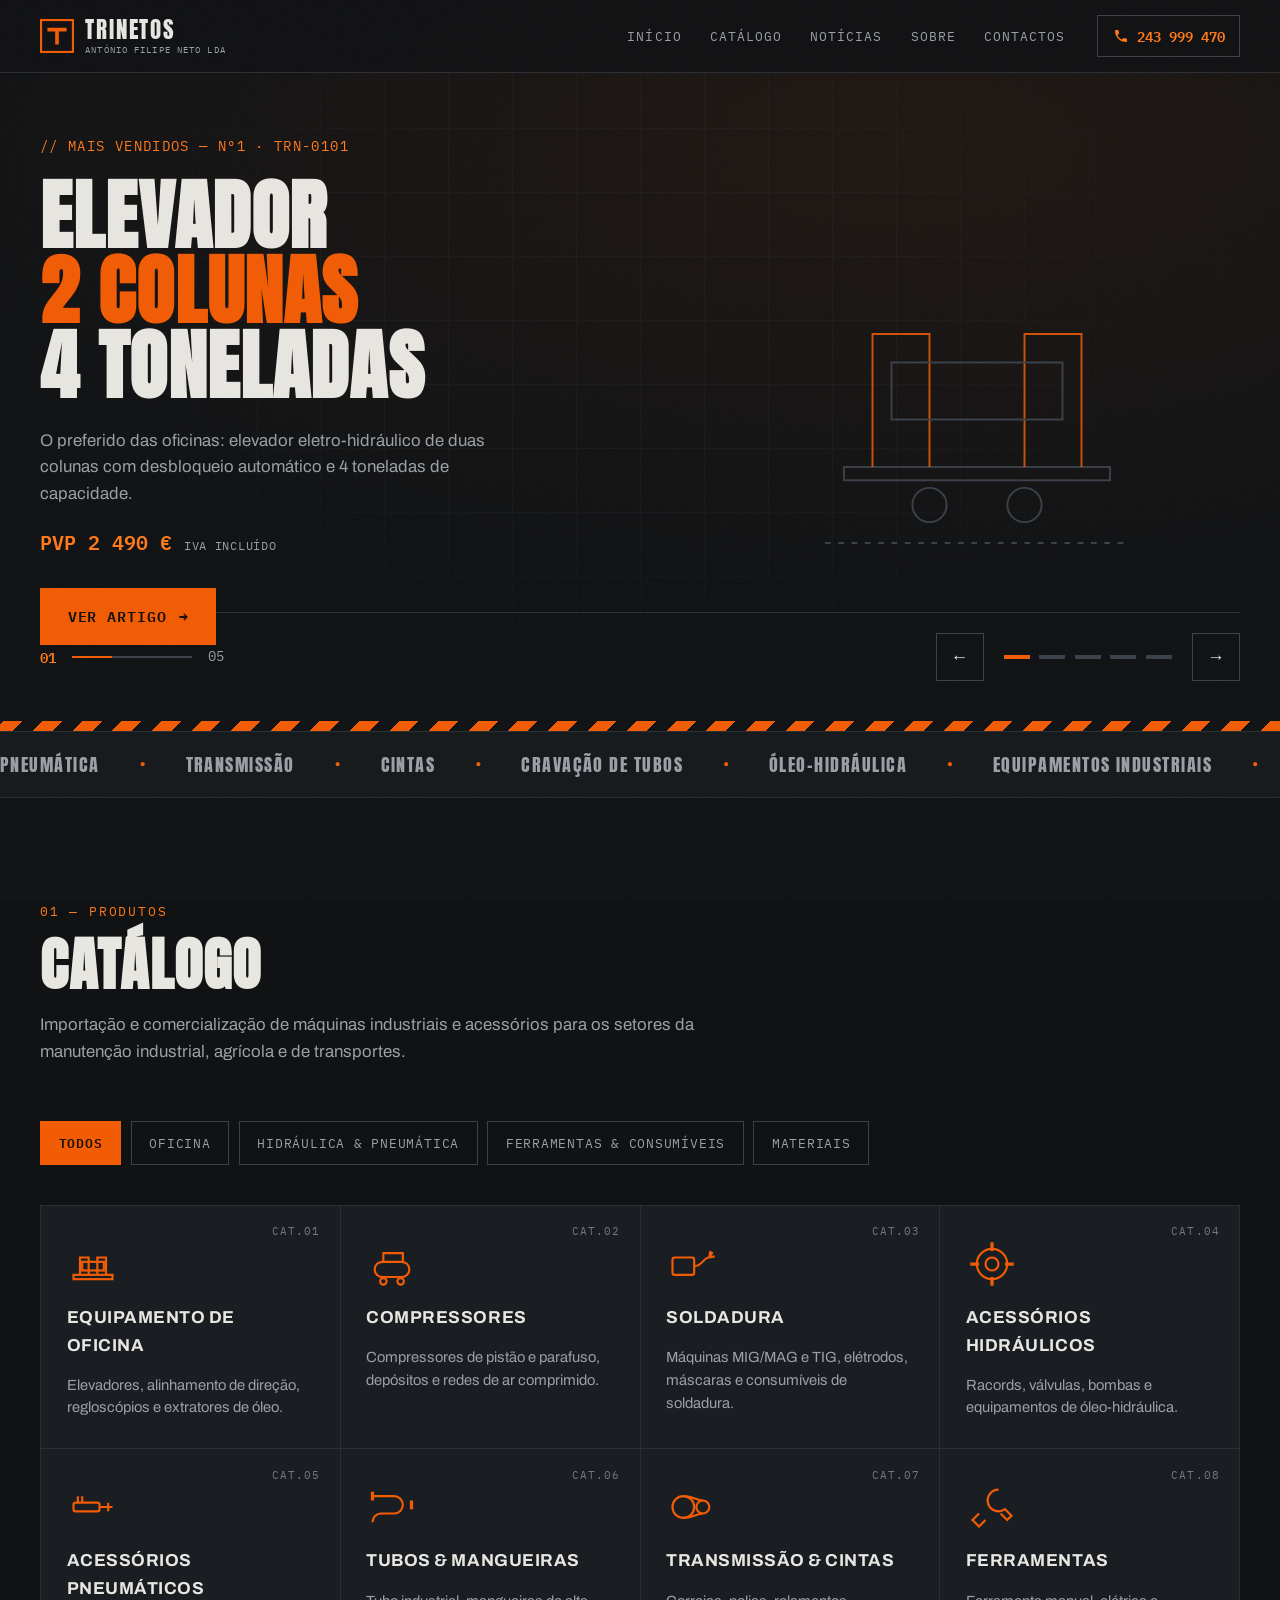
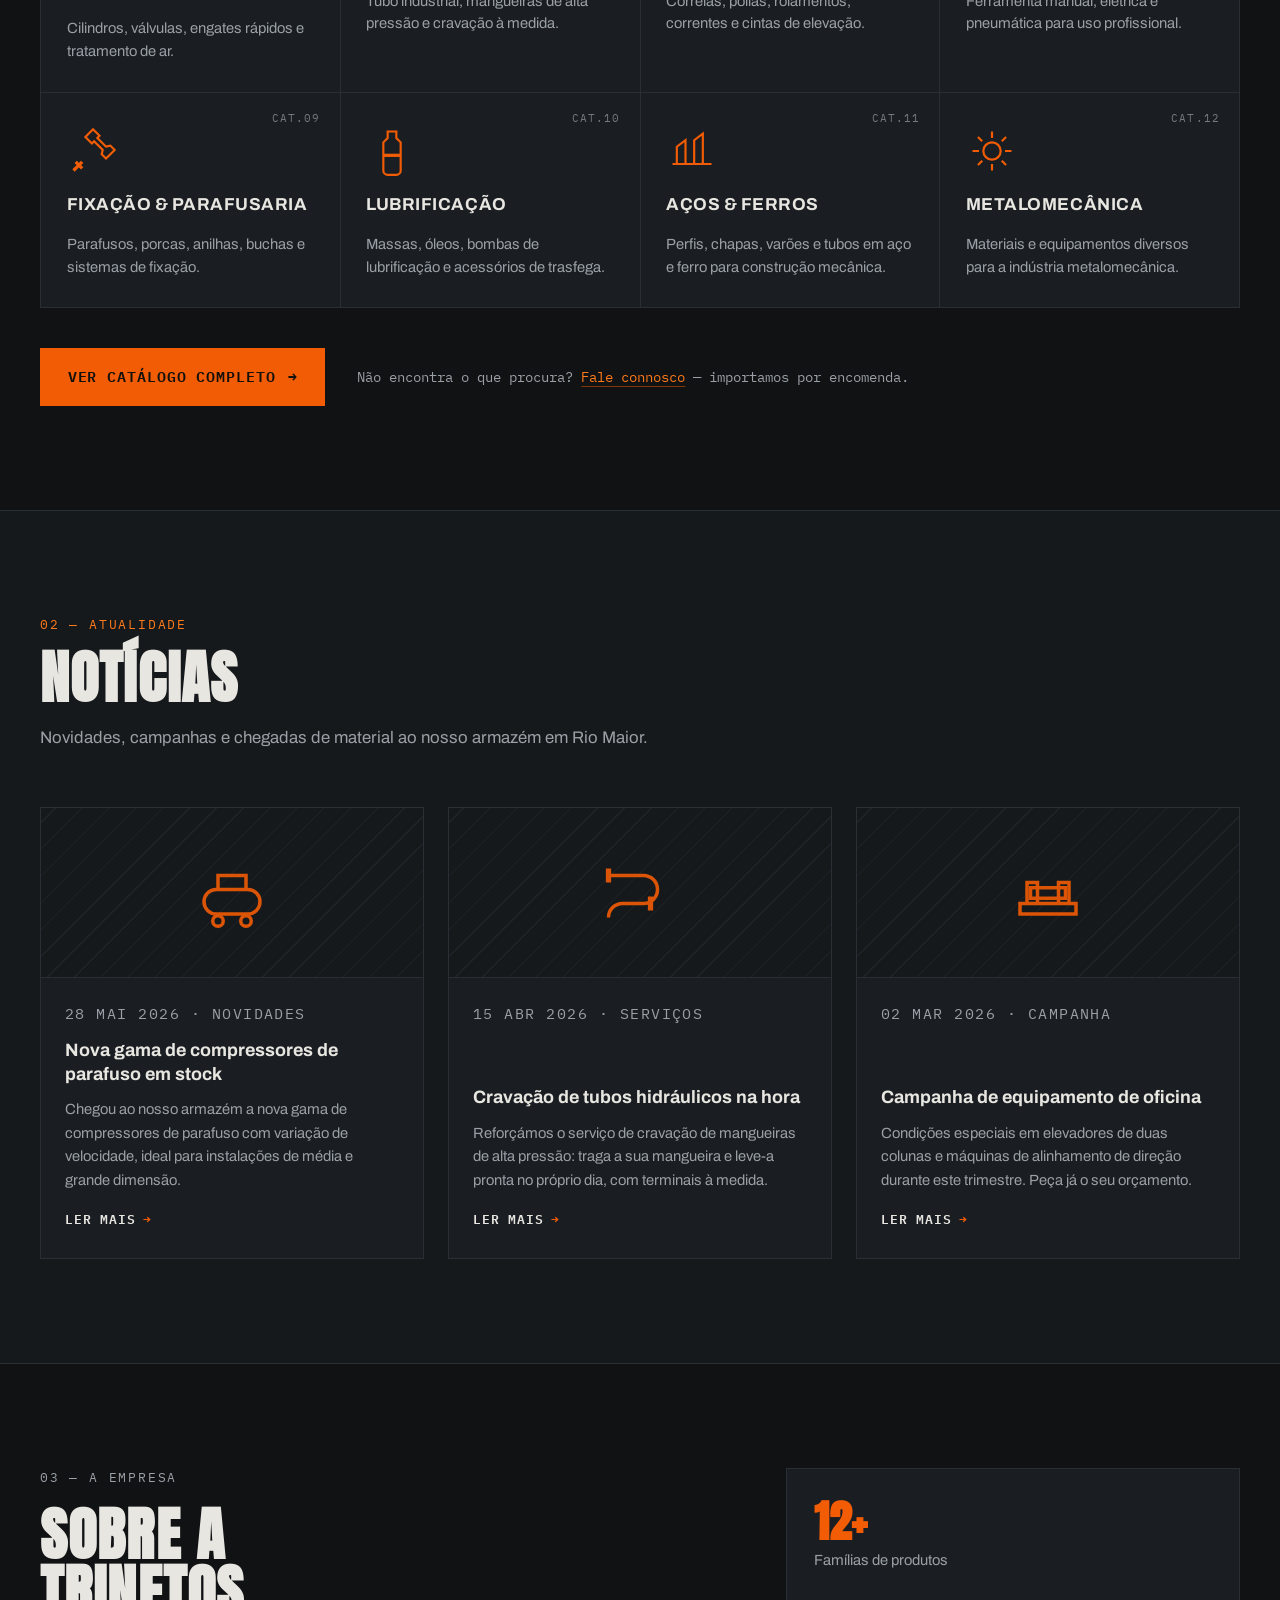
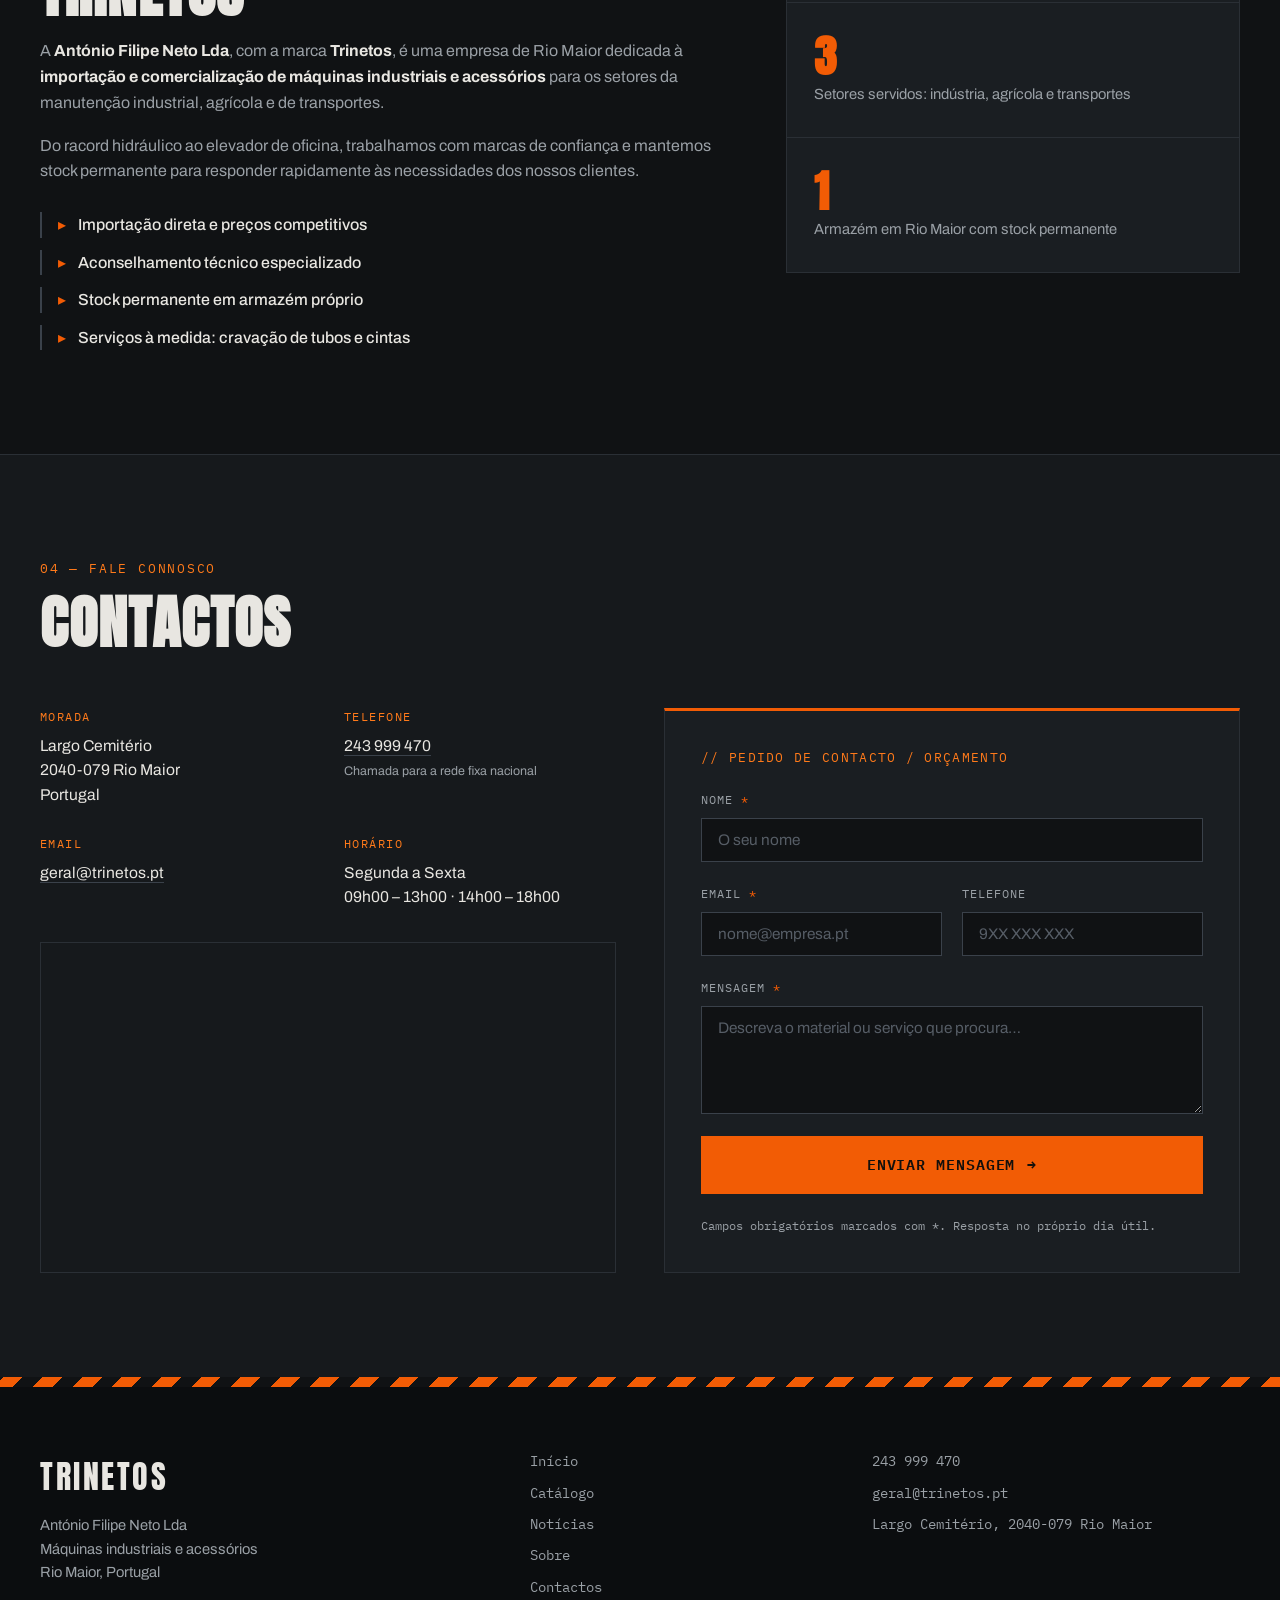
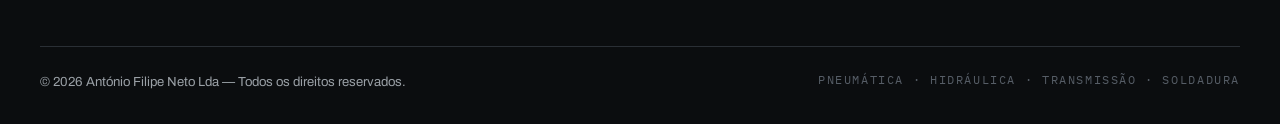
<file: index.html>
<!DOCTYPE html>
<html lang="pt">
<head>
  <meta charset="UTF-8">
  <meta name="viewport" content="width=device-width, initial-scale=1.0">
  <title>Trinetos — Máquinas Industriais e Acessórios | Rio Maior</title>
  <meta name="description" content="Trinetos — António Filipe Neto Lda. Importação e comercialização de máquinas industriais e acessórios: hidráulica, pneumática, soldadura, equipamento de oficina, compressores e ferramentas. Rio Maior, Portugal.">
  <meta property="og:title" content="Trinetos — Máquinas Industriais e Acessórios">
  <meta property="og:description" content="Importação e comercialização de máquinas industriais e acessórios para os setores industrial, agrícola e de transportes. Rio Maior.">
  <meta property="og:type" content="website">
  <meta property="og:locale" content="pt_PT">
  <link rel="icon" type="image/svg+xml" href="assets/favicon.svg">
  <link rel="preconnect" href="https://fonts.googleapis.com">
  <link rel="preconnect" href="https://fonts.gstatic.com" crossorigin>
  <link href="https://fonts.googleapis.com/css2?family=Anton&family=Archivo:wght@400;500;600;700&family=IBM+Plex+Mono:wght@400;500;600&display=swap" rel="stylesheet">
  <link rel="stylesheet" href="css/style.css">
</head>
<body>

  <!-- ============ HEADER ============ -->
  <header class="site-header" id="topo">
    <div class="header-inner">
      <a href="#topo" class="brand" aria-label="Trinetos — Início">
        <span class="brand-mark" aria-hidden="true">
          <svg viewBox="0 0 32 32" width="34" height="34">
            <rect x="1" y="1" width="30" height="30" fill="none" stroke="currentColor" stroke-width="2"/>
            <path d="M7 10h18M16 10v14" stroke="currentColor" stroke-width="3.5" fill="none"/>
          </svg>
        </span>
        <span class="brand-text">TRINETOS<small>António Filipe Neto Lda</small></span>
      </a>

      <nav class="main-nav" id="main-nav" aria-label="Navegação principal">
        <a href="#topo" class="nav-link">Início</a>
        <a href="catalogo.html" class="nav-link">Catálogo</a>
        <a href="#noticias" class="nav-link">Notícias</a>
        <a href="#sobre" class="nav-link">Sobre</a>
        <a href="#contactos" class="nav-link">Contactos</a>
      </nav>

      <a href="tel:+351243999470" class="header-phone">
        <svg viewBox="0 0 24 24" width="16" height="16" aria-hidden="true"><path fill="currentColor" d="M6.6 10.8a15.1 15.1 0 0 0 6.6 6.6l2.2-2.2c.3-.3.7-.4 1-.2 1.1.4 2.3.6 3.6.6.6 0 1 .4 1 1V20c0 .6-.4 1-1 1C10.6 21 3 13.4 3 4c0-.6.4-1 1-1h3.5c.6 0 1 .4 1 1 0 1.2.2 2.4.6 3.6.1.3 0 .7-.2 1l-2.3 2.2Z"/></svg>
        <span>243 999 470</span>
      </a>

      <button class="nav-toggle" id="nav-toggle" aria-expanded="false" aria-controls="main-nav" aria-label="Abrir menu">
        <span></span><span></span><span></span>
      </button>
    </div>
  </header>

  <main>

    <!-- ============ HERO / CARROSSEL ============ -->
    <section class="hero" id="inicio" aria-label="Produtos mais vendidos">
      <div class="hero-grid-bg" aria-hidden="true"></div>

      <div class="carousel" id="hero-carousel" aria-roledescription="carrossel" aria-label="Produtos mais vendidos">
        <div class="carousel-track" id="carousel-track">

          <article class="slide is-active" aria-roledescription="diapositivo" aria-label="1 de 5">
            <div class="slide-content">
              <p class="slide-tag">// Mais Vendidos — Nº1 · TRN-0101</p>
              <h2 class="slide-title">Elevador<br><em>2 Colunas</em><br>4 Toneladas</h2>
              <p class="slide-desc">O preferido das oficinas: elevador eletro-hidráulico de duas colunas com desbloqueio automático e 4 toneladas de capacidade.</p>
              <p class="slide-price">PVP 2 490 € <small>IVA incluído</small></p>
              <a href="catalogo.html?q=TRN-0101" class="btn btn-accent">Ver artigo<span class="btn-arrow" aria-hidden="true">→</span></a>
            </div>
            <div class="slide-art" aria-hidden="true">
              <svg viewBox="0 0 400 400" class="slide-svg">
                <g fill="none" stroke="currentColor" stroke-width="2">
                  <rect x="60" y="280" width="280" height="14"/>
                  <path d="M90 280V140h60v140M250 280V140h60v140"/>
                  <rect x="110 " y="170" width="180" height="60"/>
                  <circle cx="150" cy="320" r="18"/><circle cx="250" cy="320" r="18"/>
                  <path d="M40 360h320" stroke-dasharray="6 8"/>
                </g>
              </svg>
            </div>
          </article>

          <article class="slide" aria-roledescription="diapositivo" aria-label="2 de 5">
            <div class="slide-content">
              <p class="slide-tag">// Mais Vendidos — Nº2 · TRN-0203</p>
              <h2 class="slide-title">Compressor<br><em>de Parafuso</em><br>7,5 kW</h2>
              <p class="slide-desc">Ar comprimido constante e silencioso com variação de velocidade — o compressor mais procurado por oficinas e indústria.</p>
              <p class="slide-price">PVP 4 990 € <small>IVA incluído</small></p>
              <a href="catalogo.html?q=TRN-0203" class="btn btn-accent">Ver artigo<span class="btn-arrow" aria-hidden="true">→</span></a>
            </div>
            <div class="slide-art" aria-hidden="true">
              <svg viewBox="0 0 400 400" class="slide-svg">
                <g fill="none" stroke="currentColor" stroke-width="2">
                  <rect x="80" y="200" width="240" height="90" rx="45"/>
                  <circle cx="140" cy="320" r="16"/><circle cx="260" cy="320" r="16"/>
                  <path d="M140 200v-50h60M200 150h80v50" />
                  <circle cx="240" cy="120" r="28"/><path d="M240 100v40M220 120h40"/>
                  <path d="M40 360h320" stroke-dasharray="6 8"/>
                </g>
              </svg>
            </div>
          </article>

          <article class="slide" aria-roledescription="diapositivo" aria-label="3 de 5">
            <div class="slide-content">
              <p class="slide-tag">// Mais Vendidos — Nº3 · TRN-0301</p>
              <h2 class="slide-title">MIG/MAG<br><em>200A</em><br>Inverter</h2>
              <p class="slide-desc">Soldadura sinérgica monofásica com tocha e acessórios incluídos — a máquina que mais sai do nosso armazém.</p>
              <p class="slide-price">PVP 749 € <small>IVA incluído</small></p>
              <a href="catalogo.html?q=TRN-0301" class="btn btn-accent">Ver artigo<span class="btn-arrow" aria-hidden="true">→</span></a>
            </div>
            <div class="slide-art" aria-hidden="true">
              <svg viewBox="0 0 400 400" class="slide-svg">
                <g fill="none" stroke="currentColor" stroke-width="2">
                  <rect x="70" y="160" width="160" height="120" rx="8"/>
                  <path d="M90 190h60M90 215h40" stroke-width="4"/>
                  <path d="M230 220c60 0 60-60 100-60"/>
                  <path d="M330 160l16-24M330 160l28-8M330 160l4-30" stroke-width="3"/>
                  <path d="M40 360h320" stroke-dasharray="6 8"/>
                </g>
              </svg>
            </div>
          </article>

          <article class="slide" aria-roledescription="diapositivo" aria-label="4 de 5">
            <div class="slide-content">
              <p class="slide-tag">// Mais Vendidos — Nº4 · TRN-0601</p>
              <h2 class="slide-title">Mangueira<br><em>2SN</em><br>+ Cravação</h2>
              <p class="slide-desc">Mangueira hidráulica de alta pressão com duas tramas de aço e cravação de terminais na hora, à medida.</p>
              <p class="slide-price">PVP 12,90 €/m <small>IVA incluído</small></p>
              <a href="catalogo.html?q=TRN-0601" class="btn btn-accent">Ver artigo<span class="btn-arrow" aria-hidden="true">→</span></a>
            </div>
            <div class="slide-art" aria-hidden="true">
              <svg viewBox="0 0 400 400" class="slide-svg">
                <g fill="none" stroke="currentColor" stroke-width="2">
                  <path d="M60 200c0-60 60-100 140-100s140 40 140 100-60 100-140 100"/>
                  <circle cx="200" cy="200" r="46"/><circle cx="200" cy="200" r="22"/>
                  <path d="M200 120v40M200 240v40M120 200h34M246 200h34" stroke-width="6"/>
                  <path d="M40 360h320" stroke-dasharray="6 8"/>
                </g>
              </svg>
            </div>
          </article>

          <article class="slide" aria-roledescription="diapositivo" aria-label="5 de 5">
            <div class="slide-content">
              <p class="slide-tag">// Mais Vendidos — Nº5 · TRN-0802</p>
              <h2 class="slide-title">Pistola de<br><em>Impacto</em><br>1200 Nm</h2>
              <p class="slide-desc">Aparafusadora de impacto pneumática 1/2" com jogo de caixas incluído — força industrial para a oficina.</p>
              <p class="slide-price">PVP 199 € <small>IVA incluído</small></p>
              <a href="catalogo.html?q=TRN-0802" class="btn btn-accent">Ver artigo<span class="btn-arrow" aria-hidden="true">→</span></a>
            </div>
            <div class="slide-art" aria-hidden="true">
              <svg viewBox="0 0 400 400" class="slide-svg">
                <g fill="none" stroke="currentColor" stroke-width="2">
                  <circle cx="130" cy="200" r="70"/><circle cx="130" cy="200" r="30"/>
                  <circle cx="300" cy="200" r="44"/><circle cx="300" cy="200" r="16"/>
                  <path d="M130 130c70 0 100 26 170 26M130 270c70 0 100-26 170-26"/>
                  <path d="M40 360h320" stroke-dasharray="6 8"/>
                </g>
              </svg>
            </div>
          </article>

        </div>

        <div class="carousel-ui">
          <div class="carousel-counter" aria-hidden="true">
            <span id="carousel-current">01</span>
            <span class="counter-bar"><span class="counter-progress" id="counter-progress"></span></span>
            <span>05</span>
          </div>
          <div class="carousel-controls">
            <button class="carousel-btn" id="carousel-prev" aria-label="Diapositivo anterior">←</button>
            <div class="carousel-dots" id="carousel-dots" role="tablist" aria-label="Escolher diapositivo"></div>
            <button class="carousel-btn" id="carousel-next" aria-label="Diapositivo seguinte">→</button>
          </div>
        </div>
      </div>

      <div class="hazard-strip" aria-hidden="true"></div>
    </section>

    <!-- ============ ÁREAS DE ESPECIALIDADE ============ -->
    <section class="specialties" aria-label="Áreas de especialidade">
      <div class="marquee" aria-hidden="true">
        <div class="marquee-track">
          <span>Pneumática</span><i>●</i><span>Transmissão</span><i>●</i><span>Cintas</span><i>●</i>
          <span>Cravação de Tubos</span><i>●</i><span>Óleo-Hidráulica</span><i>●</i>
          <span>Equipamentos Industriais</span><i>●</i><span>Racords Hidráulicos</span><i>●</i>
          <span>Pneumática</span><i>●</i><span>Transmissão</span><i>●</i><span>Cintas</span><i>●</i>
          <span>Cravação de Tubos</span><i>●</i><span>Óleo-Hidráulica</span><i>●</i>
          <span>Equipamentos Industriais</span><i>●</i><span>Racords Hidráulicos</span><i>●</i>
        </div>
      </div>
    </section>

    <!-- ============ CATÁLOGO ============ -->
    <section class="section catalog" id="catalogo">
      <div class="container">
        <header class="section-head reveal">
          <p class="section-index">01 — Produtos</p>
          <h2 class="section-title">Catálogo</h2>
          <p class="section-lede">Importação e comercialização de máquinas industriais e acessórios para os setores da manutenção industrial, agrícola e de transportes.</p>
        </header>

        <div class="catalog-filters reveal" role="group" aria-label="Filtrar catálogo">
          <button class="filter-btn is-active" data-filter="todos">Todos</button>
          <button class="filter-btn" data-filter="oficina">Oficina</button>
          <button class="filter-btn" data-filter="hidraulica">Hidráulica &amp; Pneumática</button>
          <button class="filter-btn" data-filter="ferramentas">Ferramentas &amp; Consumíveis</button>
          <button class="filter-btn" data-filter="materiais">Materiais</button>
        </div>

        <div class="catalog-grid" id="catalog-grid">

          <a class="cat-card reveal" data-group="oficina" href="catalogo.html?cat=oficina">
            <span class="cat-ref">CAT.01</span>
            <div class="cat-icon" aria-hidden="true">
              <svg viewBox="0 0 48 48"><g fill="none" stroke="currentColor" stroke-width="2"><rect x="6" y="34" width="36" height="4"/><path d="M12 34V18h8v16M28 34V18h8v16"/><rect x="14" y="22" width="20" height="8"/></g></svg>
            </div>
            <h3>Equipamento de Oficina</h3>
            <p>Elevadores, alinhamento de direção, regloscópios e extratores de óleo.</p>
          </a>

          <a class="cat-card reveal" data-group="oficina" href="catalogo.html?cat=compressores">
            <span class="cat-ref">CAT.02</span>
            <div class="cat-icon" aria-hidden="true">
              <svg viewBox="0 0 48 48"><g fill="none" stroke="currentColor" stroke-width="2"><rect x="8" y="22" width="32" height="14" rx="7"/><path d="M16 22v-8h8M24 14h10v8"/><circle cx="16" cy="40" r="3"/><circle cx="32" cy="40" r="3"/></g></svg>
            </div>
            <h3>Compressores</h3>
            <p>Compressores de pistão e parafuso, depósitos e redes de ar comprimido.</p>
          </a>

          <a class="cat-card reveal" data-group="oficina" href="catalogo.html?cat=soldadura">
            <span class="cat-ref">CAT.03</span>
            <div class="cat-icon" aria-hidden="true">
              <svg viewBox="0 0 48 48"><g fill="none" stroke="currentColor" stroke-width="2"><rect x="6" y="18" width="20" height="16" rx="2"/><path d="M26 26c8 0 8-8 14-8"/><path d="M40 18l3-5M40 18l5-1M40 18l1-6"/></g></svg>
            </div>
            <h3>Soldadura</h3>
            <p>Máquinas MIG/MAG e TIG, elétrodos, máscaras e consumíveis de soldadura.</p>
          </a>

          <a class="cat-card reveal" data-group="hidraulica" href="catalogo.html?cat=hidraulica">
            <span class="cat-ref">CAT.04</span>
            <div class="cat-icon" aria-hidden="true">
              <svg viewBox="0 0 48 48"><g fill="none" stroke="currentColor" stroke-width="2"><circle cx="24" cy="24" r="14"/><circle cx="24" cy="24" r="6"/><path d="M24 4v8M24 36v8M4 24h8M36 24h8" stroke-width="3"/></g></svg>
            </div>
            <h3>Acessórios Hidráulicos</h3>
            <p>Racords, válvulas, bombas e equipamentos de óleo-hidráulica.</p>
          </a>

          <a class="cat-card reveal" data-group="hidraulica" href="catalogo.html?cat=pneumatica">
            <span class="cat-ref">CAT.05</span>
            <div class="cat-icon" aria-hidden="true">
              <svg viewBox="0 0 48 48"><g fill="none" stroke="currentColor" stroke-width="2"><rect x="6" y="20" width="24" height="8" rx="2"/><path d="M30 24h12M38 20v8"/><path d="M10 20v-6M14 20v-6" /></g></svg>
            </div>
            <h3>Acessórios Pneumáticos</h3>
            <p>Cilindros, válvulas, engates rápidos e tratamento de ar.</p>
          </a>

          <a class="cat-card reveal" data-group="hidraulica" href="catalogo.html?cat=tubos">
            <span class="cat-ref">CAT.06</span>
            <div class="cat-icon" aria-hidden="true">
              <svg viewBox="0 0 48 48"><g fill="none" stroke="currentColor" stroke-width="2"><path d="M6 14h20a8 8 0 0 1 8 8v0a8 8 0 0 1-8 8H14a8 8 0 0 0-8 8"/><path d="M6 10v8M42 18v8" stroke-width="3"/></g></svg>
            </div>
            <h3>Tubos &amp; Mangueiras</h3>
            <p>Tubo industrial, mangueiras de alta pressão e cravação à medida.</p>
          </a>

          <a class="cat-card reveal" data-group="hidraulica" href="catalogo.html?cat=transmissao">
            <span class="cat-ref">CAT.07</span>
            <div class="cat-icon" aria-hidden="true">
              <svg viewBox="0 0 48 48"><g fill="none" stroke="currentColor" stroke-width="2"><circle cx="16" cy="24" r="10"/><circle cx="34" cy="24" r="6"/><path d="M16 14c10 0 12 4 18 4M16 34c10 0 12-4 18-4"/></g></svg>
            </div>
            <h3>Transmissão &amp; Cintas</h3>
            <p>Correias, polias, rolamentos, correntes e cintas de elevação.</p>
          </a>

          <a class="cat-card reveal" data-group="ferramentas" href="catalogo.html?cat=ferramentas">
            <span class="cat-ref">CAT.08</span>
            <div class="cat-icon" aria-hidden="true">
              <svg viewBox="0 0 48 48"><g fill="none" stroke="currentColor" stroke-width="2"><path d="M30 8a10 10 0 1 0 6 18l6 6-4 4-6-6"/><path d="M12 30 6 36l6 6 6-6"/></g></svg>
            </div>
            <h3>Ferramentas</h3>
            <p>Ferramenta manual, elétrica e pneumática para uso profissional.</p>
          </a>

          <a class="cat-card reveal" data-group="ferramentas" href="catalogo.html?cat=fixacao">
            <span class="cat-ref">CAT.09</span>
            <div class="cat-icon" aria-hidden="true">
              <svg viewBox="0 0 48 48"><g fill="none" stroke="currentColor" stroke-width="2"><path d="M24 4l6 6-2 2 8 8 4-1 4 4-8 8-4-4 1-4-8-8-2 2-6-6z"/><path d="M8 34l6 6M6 42l8-8" stroke-width="3"/></g></svg>
            </div>
            <h3>Fixação &amp; Parafusaria</h3>
            <p>Parafusos, porcas, anilhas, buchas e sistemas de fixação.</p>
          </a>

          <a class="cat-card reveal" data-group="ferramentas" href="catalogo.html?cat=lubrificacao">
            <span class="cat-ref">CAT.10</span>
            <div class="cat-icon" aria-hidden="true">
              <svg viewBox="0 0 48 48"><g fill="none" stroke="currentColor" stroke-width="2"><path d="M20 6h8v6l4 4v26a4 4 0 0 1-4 4h-8a4 4 0 0 1-4-4V16l4-4z"/><path d="M16 28h16" stroke-width="3"/></g></svg>
            </div>
            <h3>Lubrificação</h3>
            <p>Massas, óleos, bombas de lubrificação e acessórios de trasfega.</p>
          </a>

          <a class="cat-card reveal" data-group="materiais" href="catalogo.html?cat=acos">
            <span class="cat-ref">CAT.11</span>
            <div class="cat-icon" aria-hidden="true">
              <svg viewBox="0 0 48 48"><g fill="none" stroke="currentColor" stroke-width="2"><path d="M6 36h36M10 36V20l8-6v22M26 36V14l8-6v28"/></g></svg>
            </div>
            <h3>Aços &amp; Ferros</h3>
            <p>Perfis, chapas, varões e tubos em aço e ferro para construção mecânica.</p>
          </a>

          <a class="cat-card reveal" data-group="materiais" href="catalogo.html?cat=metalomecanica">
            <span class="cat-ref">CAT.12</span>
            <div class="cat-icon" aria-hidden="true">
              <svg viewBox="0 0 48 48"><g fill="none" stroke="currentColor" stroke-width="2"><circle cx="24" cy="24" r="8"/><path d="M24 6v6M24 36v6M6 24h6M36 24h6M11 11l4 4M33 33l4 4M37 11l-4 4M11 37l4-4"/></g></svg>
            </div>
            <h3>Metalomecânica</h3>
            <p>Materiais e equipamentos diversos para a indústria metalomecânica.</p>
          </a>

        </div>

        <div class="catalog-cta reveal">
          <a href="catalogo.html" class="btn btn-accent">Ver catálogo completo<span class="btn-arrow" aria-hidden="true">→</span></a>
          <p class="catalog-note">Não encontra o que procura? <a href="#contactos">Fale connosco</a> — importamos por encomenda.</p>
        </div>
      </div>
    </section>

    <!-- ============ NOTÍCIAS ============ -->
    <section class="section news" id="noticias">
      <div class="container">
        <header class="section-head reveal">
          <p class="section-index">02 — Atualidade</p>
          <h2 class="section-title">Notícias</h2>
          <p class="section-lede">Novidades, campanhas e chegadas de material ao nosso armazém em Rio Maior.</p>
        </header>

        <div class="news-grid">
          <article class="news-card reveal">
            <div class="news-media" aria-hidden="true">
              <svg viewBox="0 0 48 48"><g fill="none" stroke="currentColor" stroke-width="2"><rect x="8" y="22" width="32" height="14" rx="7"/><path d="M16 22v-8h16v8"/><circle cx="16" cy="40" r="3"/><circle cx="32" cy="40" r="3"/></g></svg>
            </div>
            <div class="news-body">
              <p class="news-meta"><time datetime="2026-05-28">28 Mai 2026</time> · Novidades</p>
              <h3>Nova gama de compressores de parafuso em stock</h3>
              <p>Chegou ao nosso armazém a nova gama de compressores de parafuso com variação de velocidade, ideal para instalações de média e grande dimensão.</p>
              <a href="#contactos" class="news-link">Ler mais <span aria-hidden="true">→</span></a>
            </div>
          </article>

          <article class="news-card reveal">
            <div class="news-media" aria-hidden="true">
              <svg viewBox="0 0 48 48"><g fill="none" stroke="currentColor" stroke-width="2"><path d="M6 14h20a8 8 0 0 1 0 16H14a8 8 0 0 0-8 8"/><path d="M6 10v8M30 26v8" stroke-width="3"/></g></svg>
            </div>
            <div class="news-body">
              <p class="news-meta"><time datetime="2026-04-15">15 Abr 2026</time> · Serviços</p>
              <h3>Cravação de tubos hidráulicos na hora</h3>
              <p>Reforçámos o serviço de cravação de mangueiras de alta pressão: traga a sua mangueira e leve-a pronta no próprio dia, com terminais à medida.</p>
              <a href="#contactos" class="news-link">Ler mais <span aria-hidden="true">→</span></a>
            </div>
          </article>

          <article class="news-card reveal">
            <div class="news-media" aria-hidden="true">
              <svg viewBox="0 0 48 48"><g fill="none" stroke="currentColor" stroke-width="2"><rect x="8" y="30" width="32" height="6"/><path d="M12 30V18h6v12M30 30V18h6v12"/><rect x="14" y="21" width="20" height="6"/></g></svg>
            </div>
            <div class="news-body">
              <p class="news-meta"><time datetime="2026-03-02">02 Mar 2026</time> · Campanha</p>
              <h3>Campanha de equipamento de oficina</h3>
              <p>Condições especiais em elevadores de duas colunas e máquinas de alinhamento de direção durante este trimestre. Peça já o seu orçamento.</p>
              <a href="#contactos" class="news-link">Ler mais <span aria-hidden="true">→</span></a>
            </div>
          </article>
        </div>
      </div>
    </section>

    <!-- ============ SOBRE ============ -->
    <section class="section about" id="sobre">
      <div class="container about-layout">
        <div class="about-text reveal">
          <p class="section-index">03 — A Empresa</p>
          <h2 class="section-title">Sobre a<br>Trinetos</h2>
          <p>A <strong>António Filipe Neto Lda</strong>, com a marca <strong>Trinetos</strong>, é uma empresa de Rio Maior dedicada à <strong>importação e comercialização de máquinas industriais e acessórios</strong> para os setores da manutenção industrial, agrícola e de transportes.</p>
          <p>Do racord hidráulico ao elevador de oficina, trabalhamos com marcas de confiança e mantemos stock permanente para responder rapidamente às necessidades dos nossos clientes.</p>
          <ul class="about-points">
            <li><span aria-hidden="true">▸</span> Importação direta e preços competitivos</li>
            <li><span aria-hidden="true">▸</span> Aconselhamento técnico especializado</li>
            <li><span aria-hidden="true">▸</span> Stock permanente em armazém próprio</li>
            <li><span aria-hidden="true">▸</span> Serviços à medida: cravação de tubos e cintas</li>
          </ul>
        </div>
        <div class="about-stats reveal">
          <div class="stat"><strong>12+</strong><span>Famílias de produtos</span></div>
          <div class="stat"><strong>3</strong><span>Setores servidos: indústria, agrícola e transportes</span></div>
          <div class="stat"><strong>1</strong><span>Armazém em Rio Maior com stock permanente</span></div>
        </div>
      </div>
    </section>

    <!-- ============ CONTACTOS ============ -->
    <section class="section contacts" id="contactos">
      <div class="container">
        <header class="section-head reveal">
          <p class="section-index">04 — Fale Connosco</p>
          <h2 class="section-title">Contactos</h2>
        </header>

        <div class="contacts-layout">
          <div class="contact-info reveal">
            <dl class="contact-list">
              <div class="contact-item">
                <dt>Morada</dt>
                <dd>Largo Cemitério<br>2040-079 Rio Maior<br>Portugal</dd>
              </div>
              <div class="contact-item">
                <dt>Telefone</dt>
                <dd><a href="tel:+351243999470">243 999 470</a><br><small>Chamada para a rede fixa nacional</small></dd>
              </div>
              <div class="contact-item">
                <dt>Email</dt>
                <dd><a href="mailto:geral@trinetos.pt">geral@trinetos.pt</a></dd>
              </div>
              <div class="contact-item">
                <dt>Horário</dt>
                <dd>Segunda a Sexta<br>09h00 – 13h00 · 14h00 – 18h00</dd>
              </div>
            </dl>
            <div class="contact-map">
              <iframe
                title="Mapa — Trinetos, Largo Cemitério, Rio Maior"
                src="https://www.google.com/maps?q=Largo+Cemit%C3%A9rio,+2040-079+Rio+Maior,+Portugal&output=embed"
                loading="lazy"
                referrerpolicy="no-referrer-when-downgrade"
                allowfullscreen></iframe>
            </div>
          </div>

          <form class="contact-form reveal" id="contact-form" action="mailto:geral@trinetos.pt" method="post" enctype="text/plain">
            <p class="form-tag">// Pedido de contacto / orçamento</p>
            <div class="form-row">
              <label for="f-nome">Nome <span aria-hidden="true">*</span></label>
              <input type="text" id="f-nome" name="nome" required autocomplete="name" placeholder="O seu nome">
            </div>
            <div class="form-row form-row-split">
              <div>
                <label for="f-email">Email <span aria-hidden="true">*</span></label>
                <input type="email" id="f-email" name="email" required autocomplete="email" placeholder="nome@empresa.pt">
              </div>
              <div>
                <label for="f-telefone">Telefone</label>
                <input type="tel" id="f-telefone" name="telefone" autocomplete="tel" placeholder="9XX XXX XXX">
              </div>
            </div>
            <div class="form-row">
              <label for="f-mensagem">Mensagem <span aria-hidden="true">*</span></label>
              <textarea id="f-mensagem" name="mensagem" rows="5" required placeholder="Descreva o material ou serviço que procura…"></textarea>
            </div>
            <button type="submit" class="btn btn-accent btn-block">Enviar mensagem<span class="btn-arrow" aria-hidden="true">→</span></button>
            <p class="form-note">Campos obrigatórios marcados com *. Resposta no próprio dia útil.</p>
          </form>
        </div>
      </div>
    </section>

  </main>

  <!-- ============ FOOTER ============ -->
  <footer class="site-footer">
    <div class="hazard-strip" aria-hidden="true"></div>
    <div class="container footer-grid">
      <div class="footer-brand">
        <p class="footer-logo">TRINETOS</p>
        <p>António Filipe Neto Lda<br>Máquinas industriais e acessórios<br>Rio Maior, Portugal</p>
      </div>
      <nav class="footer-nav" aria-label="Navegação de rodapé">
        <a href="#topo">Início</a>
        <a href="catalogo.html">Catálogo</a>
        <a href="#noticias">Notícias</a>
        <a href="#sobre">Sobre</a>
        <a href="#contactos">Contactos</a>
      </nav>
      <div class="footer-contacts">
        <a href="tel:+351243999470">243 999 470</a>
        <a href="mailto:geral@trinetos.pt">geral@trinetos.pt</a>
        <span>Largo Cemitério, 2040-079 Rio Maior</span>
      </div>
    </div>
    <div class="container footer-bottom">
      <p>© <span id="year">2026</span> António Filipe Neto Lda — Todos os direitos reservados.</p>
      <p class="footer-mono">PNEUMÁTICA · HIDRÁULICA · TRANSMISSÃO · SOLDADURA</p>
    </div>
  </footer>

  <script src="js/main.js"></script>
</body>
</html>
</file>
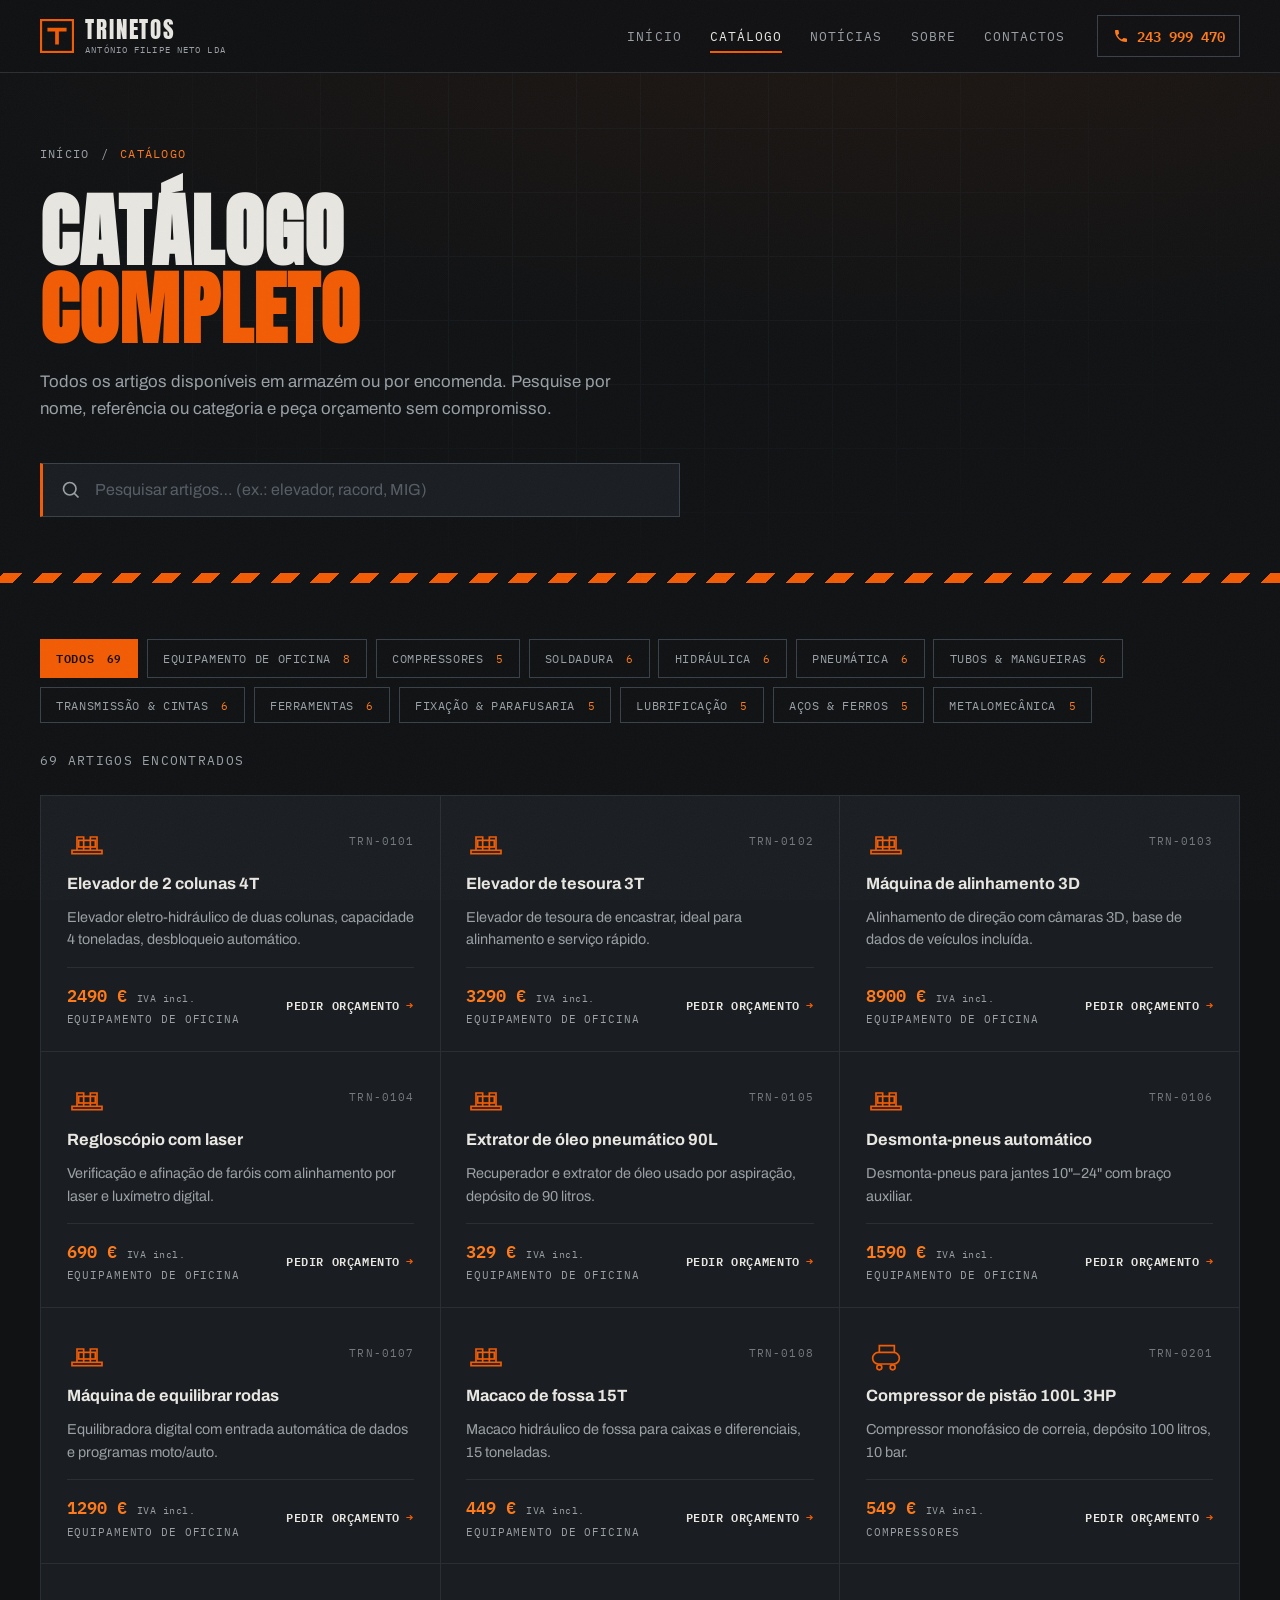
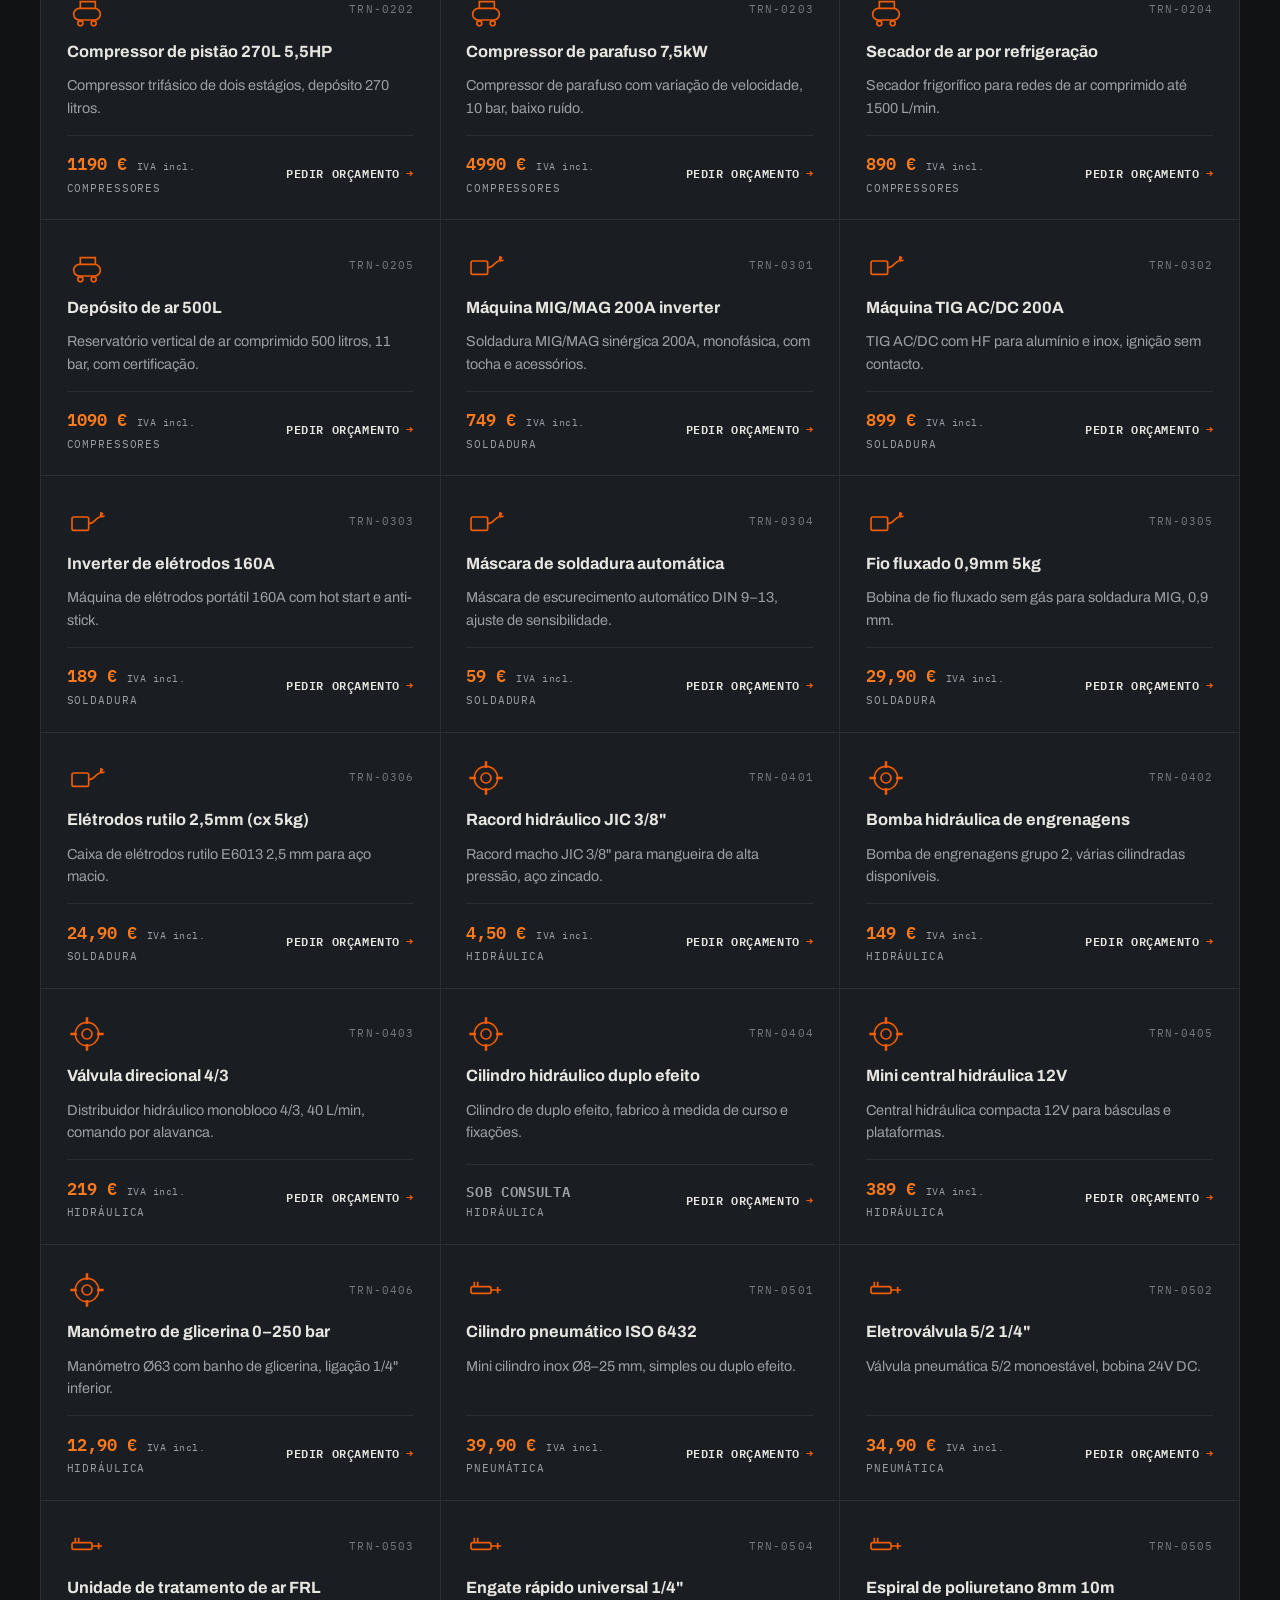
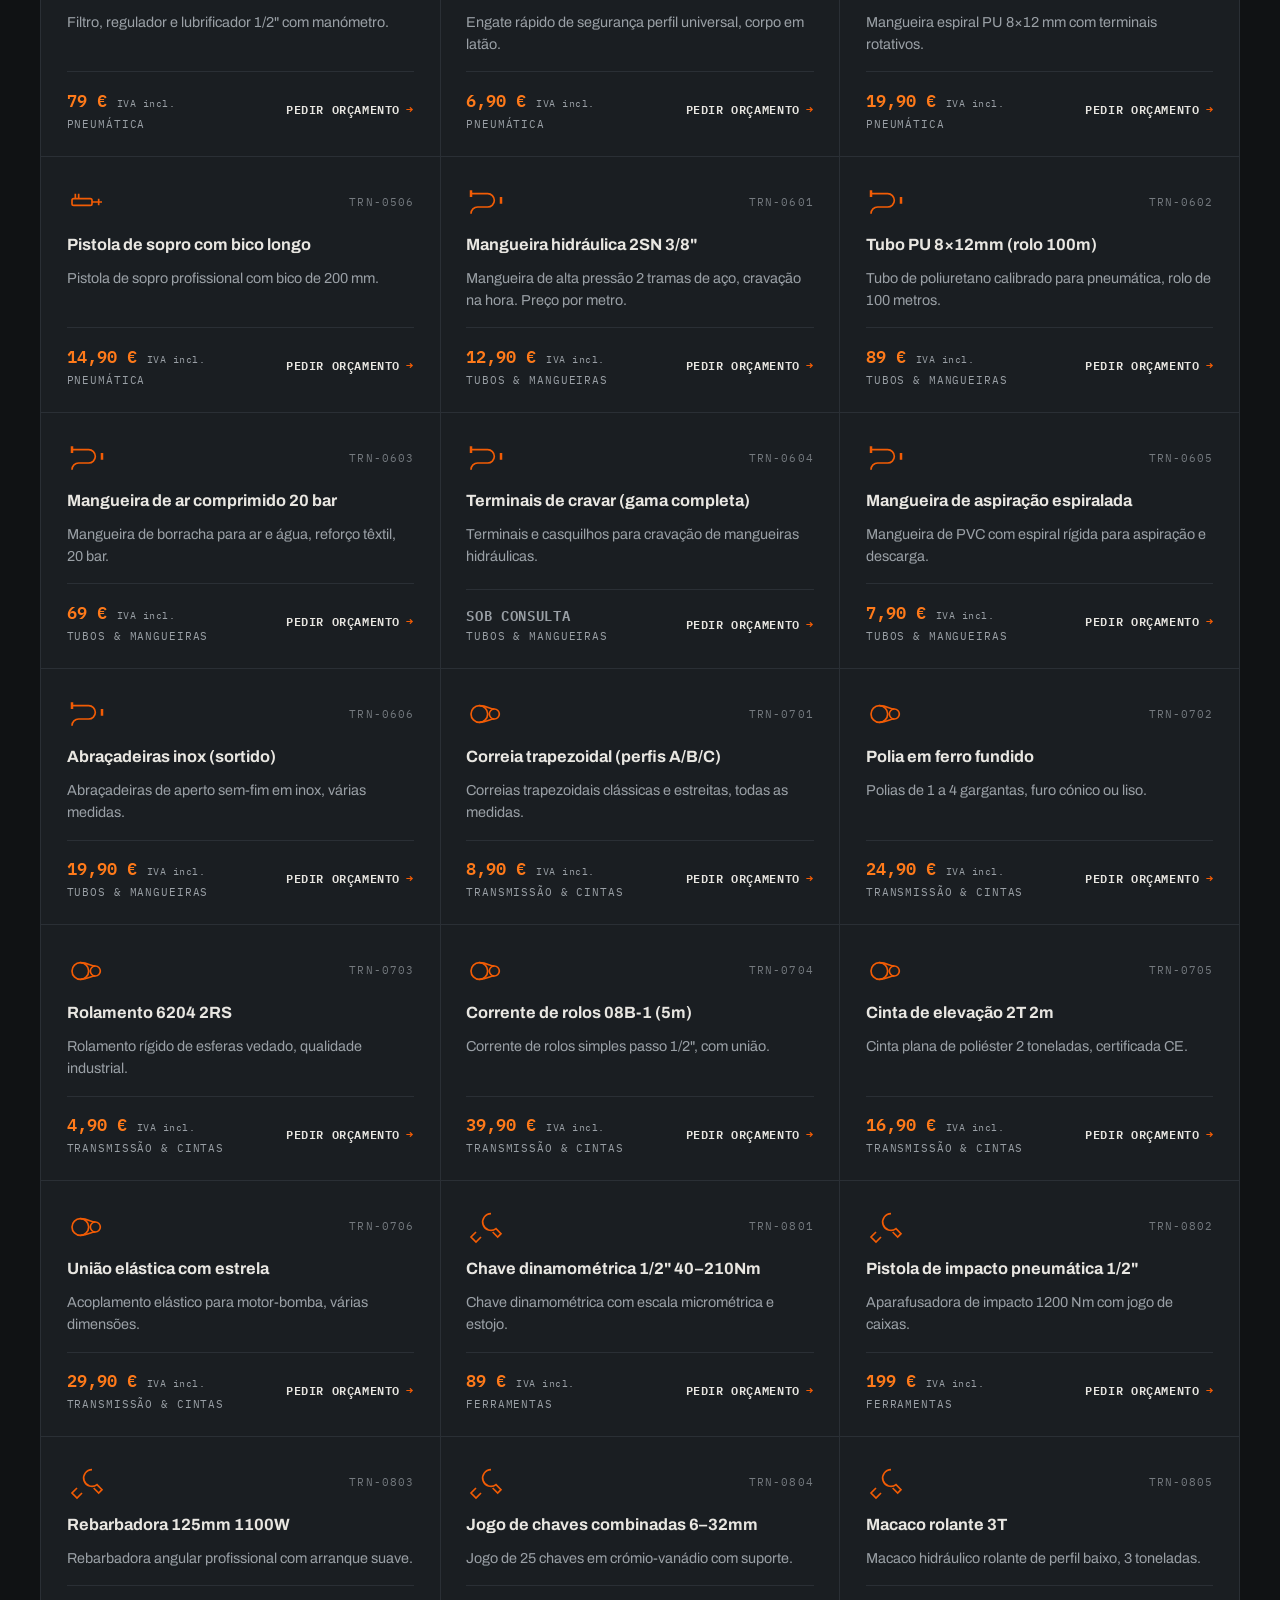
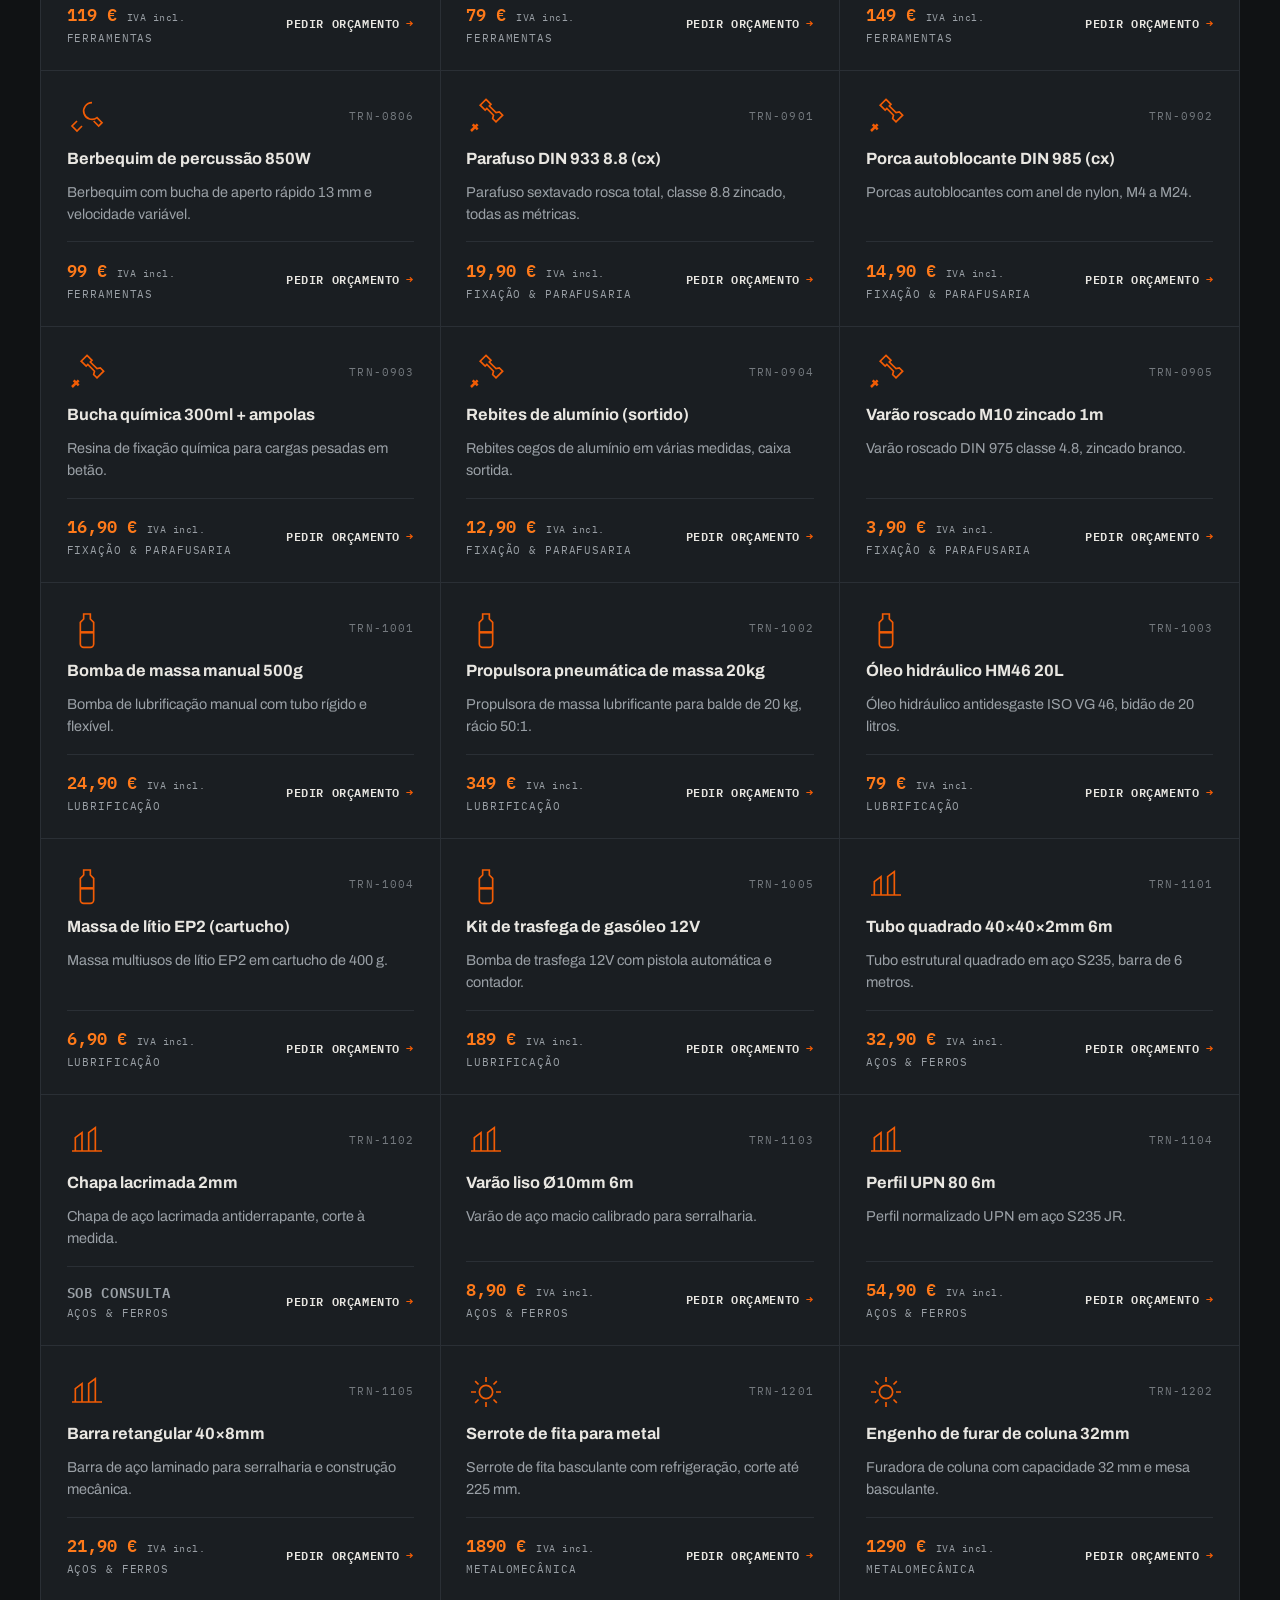
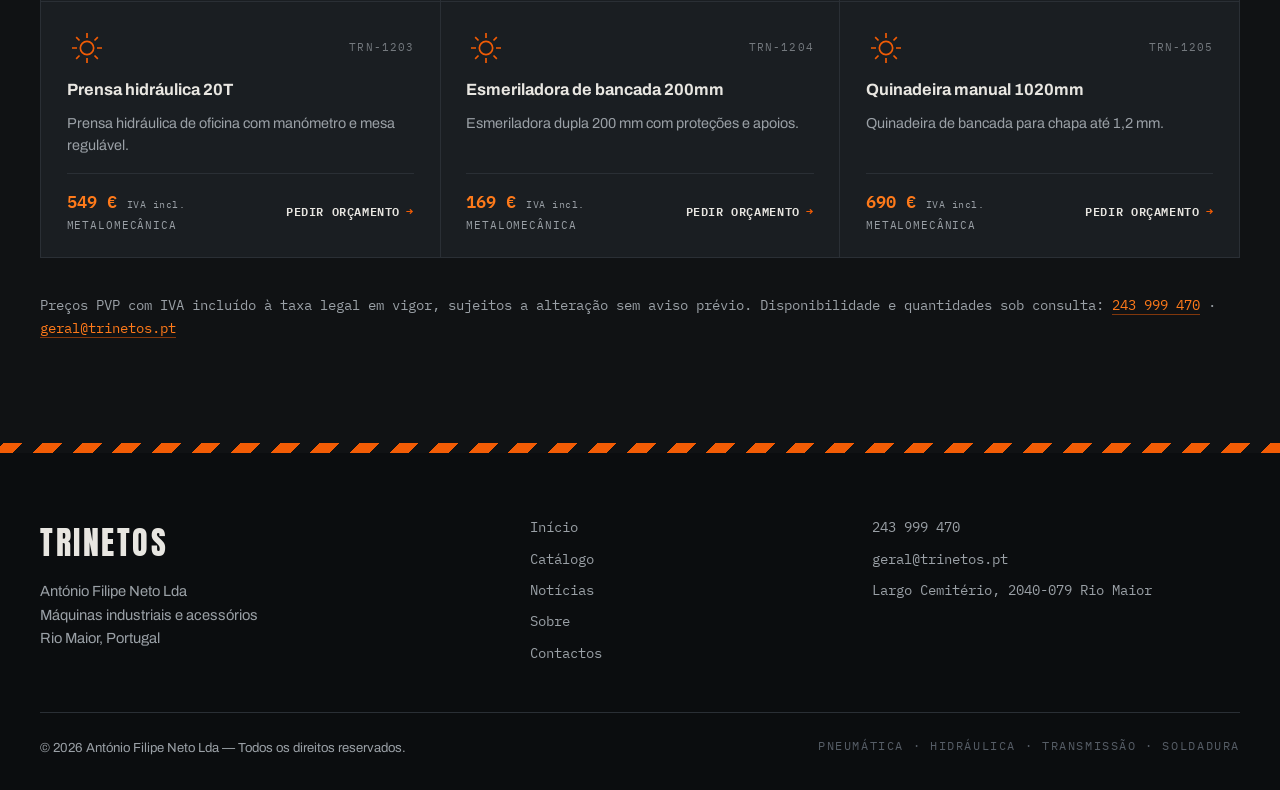
<file: catalogo.html>
<!DOCTYPE html>
<html lang="pt">
<head>
  <meta charset="UTF-8">
  <meta name="viewport" content="width=device-width, initial-scale=1.0">
  <title>Catálogo — Trinetos | Máquinas Industriais e Acessórios</title>
  <meta name="description" content="Catálogo completo Trinetos: equipamento de oficina, compressores, soldadura, hidráulica, pneumática, ferramentas, fixação, aços e ferros. Pesquise e peça orçamento.">
  <meta property="og:title" content="Catálogo — Trinetos">
  <meta property="og:description" content="Catálogo completo de máquinas industriais e acessórios. Pesquise e peça orçamento.">
  <meta property="og:type" content="website">
  <meta property="og:locale" content="pt_PT">
  <link rel="icon" type="image/svg+xml" href="assets/favicon.svg">
  <link rel="preconnect" href="https://fonts.googleapis.com">
  <link rel="preconnect" href="https://fonts.gstatic.com" crossorigin>
  <link href="https://fonts.googleapis.com/css2?family=Anton&family=Archivo:wght@400;500;600;700&family=IBM+Plex+Mono:wght@400;500;600&display=swap" rel="stylesheet">
  <link rel="stylesheet" href="css/style.css">
</head>
<body>

  <!-- ============ HEADER ============ -->
  <header class="site-header" id="topo">
    <div class="header-inner">
      <a href="index.html" class="brand" aria-label="Trinetos — Início">
        <span class="brand-mark" aria-hidden="true">
          <svg viewBox="0 0 32 32" width="34" height="34">
            <rect x="1" y="1" width="30" height="30" fill="none" stroke="currentColor" stroke-width="2"/>
            <path d="M7 10h18M16 10v14" stroke="currentColor" stroke-width="3.5" fill="none"/>
          </svg>
        </span>
        <span class="brand-text">TRINETOS<small>António Filipe Neto Lda</small></span>
      </a>

      <nav class="main-nav" id="main-nav" aria-label="Navegação principal">
        <a href="index.html" class="nav-link">Início</a>
        <a href="catalogo.html" class="nav-link is-current" aria-current="page">Catálogo</a>
        <a href="index.html#noticias" class="nav-link">Notícias</a>
        <a href="index.html#sobre" class="nav-link">Sobre</a>
        <a href="index.html#contactos" class="nav-link">Contactos</a>
      </nav>

      <a href="tel:+351243999470" class="header-phone">
        <svg viewBox="0 0 24 24" width="16" height="16" aria-hidden="true"><path fill="currentColor" d="M6.6 10.8a15.1 15.1 0 0 0 6.6 6.6l2.2-2.2c.3-.3.7-.4 1-.2 1.1.4 2.3.6 3.6.6.6 0 1 .4 1 1V20c0 .6-.4 1-1 1C10.6 21 3 13.4 3 4c0-.6.4-1 1-1h3.5c.6 0 1 .4 1 1 0 1.2.2 2.4.6 3.6.1.3 0 .7-.2 1l-2.3 2.2Z"/></svg>
        <span>243 999 470</span>
      </a>

      <button class="nav-toggle" id="nav-toggle" aria-expanded="false" aria-controls="main-nav" aria-label="Abrir menu">
        <span></span><span></span><span></span>
      </button>
    </div>
  </header>

  <main>

    <!-- ============ CABEÇALHO DO CATÁLOGO ============ -->
    <section class="page-hero">
      <div class="hero-grid-bg" aria-hidden="true"></div>
      <div class="container">
        <nav class="breadcrumb" aria-label="Caminho">
          <a href="index.html">Início</a><span aria-hidden="true">/</span><span>Catálogo</span>
        </nav>
        <h1 class="page-title">Catálogo<br><em>Completo</em></h1>
        <p class="page-lede">Todos os artigos disponíveis em armazém ou por encomenda. Pesquise por nome, referência ou categoria e peça orçamento sem compromisso.</p>

        <form class="search-bar" role="search" aria-label="Pesquisar no catálogo" onsubmit="return false">
          <svg viewBox="0 0 24 24" width="20" height="20" aria-hidden="true"><path fill="none" stroke="currentColor" stroke-width="2" d="M10.5 18a7.5 7.5 0 1 1 0-15 7.5 7.5 0 0 1 0 15Zm10.5 3-5-5"/></svg>
          <input type="search" id="catalog-search" placeholder="Pesquisar artigos… (ex.: elevador, racord, MIG)" autocomplete="off" aria-label="Pesquisar artigos">
          <button type="button" class="search-clear" id="search-clear" aria-label="Limpar pesquisa" hidden>✕</button>
        </form>
      </div>
      <div class="hazard-strip" aria-hidden="true"></div>
    </section>

    <!-- ============ LISTAGEM ============ -->
    <section class="section catalog-page" aria-label="Artigos do catálogo">
      <div class="container">

        <div class="chips" id="catalog-chips" role="group" aria-label="Filtrar por categoria">
          <!-- preenchido por js/catalogo.js -->
        </div>

        <p class="results-count" id="results-count" role="status" aria-live="polite"></p>

        <div class="items-grid" id="items-grid">
          <!-- preenchido por js/catalogo.js -->
        </div>

        <div class="no-results" id="no-results" hidden>
          <p class="no-results-mark" aria-hidden="true">∅</p>
          <h2>Sem resultados</h2>
          <p>Não encontrámos artigos para a sua pesquisa. Tente outro termo ou <a href="index.html#contactos">contacte-nos</a> — importamos por encomenda.</p>
          <button type="button" class="btn btn-accent" id="reset-search">Limpar pesquisa</button>
        </div>

        <p class="catalog-note">Preços PVP com IVA incluído à taxa legal em vigor, sujeitos a alteração sem aviso prévio. Disponibilidade e quantidades sob consulta: <a href="tel:+351243999470">243 999 470</a> · <a href="mailto:geral@trinetos.pt">geral@trinetos.pt</a></p>
      </div>
    </section>

  </main>

  <!-- ============ FOOTER ============ -->
  <footer class="site-footer">
    <div class="hazard-strip" aria-hidden="true"></div>
    <div class="container footer-grid">
      <div class="footer-brand">
        <p class="footer-logo">TRINETOS</p>
        <p>António Filipe Neto Lda<br>Máquinas industriais e acessórios<br>Rio Maior, Portugal</p>
      </div>
      <nav class="footer-nav" aria-label="Navegação de rodapé">
        <a href="index.html">Início</a>
        <a href="catalogo.html">Catálogo</a>
        <a href="index.html#noticias">Notícias</a>
        <a href="index.html#sobre">Sobre</a>
        <a href="index.html#contactos">Contactos</a>
      </nav>
      <div class="footer-contacts">
        <a href="tel:+351243999470">243 999 470</a>
        <a href="mailto:geral@trinetos.pt">geral@trinetos.pt</a>
        <span>Largo Cemitério, 2040-079 Rio Maior</span>
      </div>
    </div>
    <div class="container footer-bottom">
      <p>© <span id="year">2026</span> António Filipe Neto Lda — Todos os direitos reservados.</p>
      <p class="footer-mono">PNEUMÁTICA · HIDRÁULICA · TRANSMISSÃO · SOLDADURA</p>
    </div>
  </footer>

  <script src="js/main.js"></script>
  <script src="js/catalogo.js"></script>
</body>
</html>
</file>
<file: css/style.css>
/* ==========================================================================
   TRINETOS — máquinas industriais e acessórios
   Estética: industrial técnica — antracite + laranja de segurança
   ========================================================================== */

:root {
  --bg: #101214;
  --bg-raised: #16191c;
  --bg-card: #1a1e22;
  --line: #2a2f35;
  --line-strong: #3a414a;
  --ink: #e8e6e1;
  --ink-dim: #9aa0a6;
  --accent: #f25c05;
  --accent-bright: #ff7a1a;
  --accent-ink: #14100c;

  --font-display: "Anton", "Arial Narrow", sans-serif;
  --font-body: "Archivo", "Helvetica Neue", sans-serif;
  --font-mono: "IBM Plex Mono", "Consolas", monospace;

  --container: 1200px;
  --header-h: 72px;

  --ease-out: cubic-bezier(0.22, 1, 0.36, 1);
}

* { margin: 0; padding: 0; box-sizing: border-box; }

html {
  scroll-behavior: smooth;
  scroll-padding-top: calc(var(--header-h) + 12px);
}

body {
  background: var(--bg);
  color: var(--ink);
  font-family: var(--font-body);
  font-size: 1rem;
  line-height: 1.6;
  -webkit-font-smoothing: antialiased;
  overflow-x: hidden;
}

/* Textura de ruído subtil sobre toda a página */
body::after {
  content: "";
  position: fixed;
  inset: 0;
  pointer-events: none;
  z-index: 9999;
  opacity: 0.05;
  background-image: url("data:image/svg+xml,%3Csvg xmlns='http://www.w3.org/2000/svg' width='160' height='160'%3E%3Cfilter id='n'%3E%3CfeTurbulence type='fractalNoise' baseFrequency='0.85' numOctaves='2'/%3E%3C/filter%3E%3Crect width='160' height='160' filter='url(%23n)' opacity='0.6'/%3E%3C/svg%3E");
}

img, svg { display: block; max-width: 100%; }
a { color: inherit; }

.container {
  width: min(var(--container), 100% - 3rem);
  margin-inline: auto;
}

/* Faixa de perigo (hazard stripes) */
.hazard-strip {
  height: 10px;
  background: repeating-linear-gradient(
    -45deg,
    var(--accent) 0 14px,
    var(--bg) 14px 28px
  );
}

/* ==========================================================================
   Botões
   ========================================================================== */

.btn {
  display: inline-flex;
  align-items: center;
  gap: 0.75rem;
  font-family: var(--font-mono);
  font-weight: 600;
  font-size: 0.95rem;
  text-transform: uppercase;
  letter-spacing: 0.06em;
  text-decoration: none;
  padding: 0.9rem 1.6rem;
  border: 2px solid var(--accent);
  cursor: pointer;
  transition: background 0.25s var(--ease-out), color 0.25s var(--ease-out), transform 0.25s var(--ease-out);
}

.btn-accent {
  background: var(--accent);
  color: var(--accent-ink);
}

.btn-accent:hover {
  background: transparent;
  color: var(--accent-bright);
  transform: translateX(4px);
}

.btn-arrow { transition: transform 0.25s var(--ease-out); }
.btn:hover .btn-arrow { transform: translateX(6px); }

.btn-block { width: 100%; justify-content: center; }

/* ==========================================================================
   Header
   ========================================================================== */

.site-header {
  position: fixed;
  top: 0;
  left: 0;
  right: 0;
  z-index: 100;
  background: color-mix(in srgb, var(--bg) 88%, transparent);
  backdrop-filter: blur(12px);
  border-bottom: 1px solid var(--line);
  transition: box-shadow 0.3s;
}

.site-header.is-scrolled {
  box-shadow: 0 8px 32px rgba(0, 0, 0, 0.45);
}

.header-inner {
  width: min(var(--container), 100% - 3rem);
  margin-inline: auto;
  height: var(--header-h);
  display: flex;
  align-items: center;
  gap: 2rem;
}

.brand {
  display: flex;
  align-items: center;
  gap: 0.7rem;
  text-decoration: none;
  color: var(--ink);
}

.brand-mark { color: var(--accent); flex-shrink: 0; }

.brand-text {
  font-family: var(--font-display);
  font-size: 1.45rem;
  letter-spacing: 0.08em;
  line-height: 1;
  display: flex;
  flex-direction: column;
  gap: 0.2rem;
}

.brand-text small {
  font-family: var(--font-mono);
  font-size: 0.58rem;
  letter-spacing: 0.12em;
  color: var(--ink-dim);
  text-transform: uppercase;
}

.main-nav {
  display: flex;
  gap: 1.75rem;
  margin-left: auto;
}

.nav-link {
  font-family: var(--font-mono);
  font-size: 0.82rem;
  text-transform: uppercase;
  letter-spacing: 0.08em;
  text-decoration: none;
  color: var(--ink-dim);
  padding: 0.4rem 0;
  position: relative;
  transition: color 0.2s;
}

.nav-link::after {
  content: "";
  position: absolute;
  left: 0;
  bottom: 0;
  width: 100%;
  height: 2px;
  background: var(--accent);
  transform: scaleX(0);
  transform-origin: left;
  transition: transform 0.3s var(--ease-out);
}

.nav-link:hover { color: var(--ink); }
.nav-link:hover::after { transform: scaleX(1); }

.header-phone {
  display: inline-flex;
  align-items: center;
  gap: 0.5rem;
  font-family: var(--font-mono);
  font-weight: 600;
  font-size: 0.9rem;
  text-decoration: none;
  color: var(--accent-bright);
  border: 1px solid var(--line-strong);
  padding: 0.5rem 0.9rem;
  transition: border-color 0.2s, background 0.2s;
}

.header-phone:hover {
  border-color: var(--accent);
  background: color-mix(in srgb, var(--accent) 10%, transparent);
}

/* Menu hambúrguer */
.nav-toggle {
  display: none;
  flex-direction: column;
  justify-content: center;
  gap: 5px;
  width: 44px;
  height: 44px;
  background: none;
  border: 1px solid var(--line-strong);
  cursor: pointer;
  padding: 10px;
}

.nav-toggle span {
  display: block;
  height: 2px;
  background: var(--ink);
  transition: transform 0.3s var(--ease-out), opacity 0.2s;
}

.nav-toggle[aria-expanded="true"] span:nth-child(1) { transform: translateY(7px) rotate(45deg); }
.nav-toggle[aria-expanded="true"] span:nth-child(2) { opacity: 0; }
.nav-toggle[aria-expanded="true"] span:nth-child(3) { transform: translateY(-7px) rotate(-45deg); }

/* ==========================================================================
   Hero / Carrossel
   ========================================================================== */

.hero {
  position: relative;
  padding-top: var(--header-h);
  background:
    radial-gradient(ellipse 80% 60% at 70% 20%, color-mix(in srgb, var(--accent) 7%, transparent), transparent),
    var(--bg);
}

/* Grelha de desenho técnico no fundo */
.hero-grid-bg {
  position: absolute;
  inset: 0;
  background-image:
    linear-gradient(var(--line) 1px, transparent 1px),
    linear-gradient(90deg, var(--line) 1px, transparent 1px);
  background-size: 64px 64px;
  opacity: 0.25;
  mask-image: radial-gradient(ellipse at 50% 40%, black 30%, transparent 75%);
  -webkit-mask-image: radial-gradient(ellipse at 50% 40%, black 30%, transparent 75%);
}

.carousel {
  position: relative;
  width: min(var(--container), 100% - 3rem);
  margin-inline: auto;
}

.carousel-track {
  position: relative;
  min-height: 540px;
  touch-action: pan-y;
}

.slide {
  position: absolute;
  inset: 0;
  display: grid;
  grid-template-columns: 1.1fr 0.9fr;
  align-items: center;
  gap: 2rem;
  opacity: 0;
  visibility: hidden;
  transition: opacity 0.6s var(--ease-out), visibility 0.6s;
}

.slide.is-active {
  opacity: 1;
  visibility: visible;
}

.slide-content { padding: 4rem 0; }

.slide-tag {
  font-family: var(--font-mono);
  font-size: 0.85rem;
  letter-spacing: 0.1em;
  text-transform: uppercase;
  color: var(--accent-bright);
  margin-bottom: 1.25rem;
}

.slide-title {
  font-family: var(--font-display);
  font-size: clamp(2.6rem, 6.5vw, 4.8rem);
  line-height: 0.98;
  text-transform: uppercase;
  letter-spacing: 0.015em;
  margin-bottom: 1.5rem;
}

.slide-title em {
  font-style: normal;
  color: var(--accent);
  -webkit-text-stroke: 0;
}

.slide-desc {
  max-width: 46ch;
  color: var(--ink-dim);
  font-size: 1.05rem;
  margin-bottom: 1.1rem;
}

.slide-price {
  font-family: var(--font-mono);
  font-weight: 600;
  font-size: 1.25rem;
  color: var(--accent-bright);
  margin-bottom: 1.9rem;
}

.slide-price small {
  font-size: 0.72rem;
  font-weight: 400;
  color: var(--ink-dim);
  letter-spacing: 0.06em;
  text-transform: uppercase;
}

/* Entrada escalonada do conteúdo do slide ativo */
.slide.is-active .slide-tag,
.slide.is-active .slide-title,
.slide.is-active .slide-desc,
.slide.is-active .slide-price,
.slide.is-active .btn {
  animation: slide-up 0.7s var(--ease-out) both;
}
.slide.is-active .slide-title  { animation-delay: 0.08s; }
.slide.is-active .slide-desc   { animation-delay: 0.16s; }
.slide.is-active .slide-price  { animation-delay: 0.22s; }
.slide.is-active .btn          { animation-delay: 0.28s; }

@keyframes slide-up {
  from { opacity: 0; transform: translateY(24px); }
  to   { opacity: 1; transform: translateY(0); }
}

.slide-art {
  color: var(--line-strong);
  justify-self: center;
  width: min(380px, 100%);
}

.slide.is-active .slide-art {
  animation: art-in 0.9s var(--ease-out) 0.15s both;
}

@keyframes art-in {
  from { opacity: 0; transform: translateX(32px) scale(0.96); }
  to   { opacity: 1; transform: translateX(0) scale(1); }
}

.slide-svg :first-child { color: var(--line-strong); }
.slide-art svg path:first-of-type { stroke: var(--accent); opacity: 0.85; }

/* UI do carrossel */
.carousel-ui {
  display: flex;
  align-items: center;
  justify-content: space-between;
  gap: 2rem;
  padding: 1.25rem 0 2.5rem;
  border-top: 1px solid var(--line);
}

.carousel-counter {
  display: flex;
  align-items: center;
  gap: 1rem;
  font-family: var(--font-mono);
  font-size: 0.85rem;
  color: var(--ink-dim);
}

.carousel-counter #carousel-current { color: var(--accent-bright); font-weight: 600; }

.counter-bar {
  display: block;
  width: 120px;
  height: 2px;
  background: var(--line-strong);
  overflow: hidden;
}

.counter-progress {
  display: block;
  height: 100%;
  width: 0%;
  background: var(--accent);
  transition: width 0.2s linear;
}

.carousel-controls {
  display: flex;
  align-items: center;
  gap: 1.25rem;
}

.carousel-btn {
  width: 48px;
  height: 48px;
  background: none;
  border: 1px solid var(--line-strong);
  color: var(--ink);
  font-size: 1.1rem;
  cursor: pointer;
  transition: border-color 0.2s, background 0.2s, color 0.2s;
}

.carousel-btn:hover {
  border-color: var(--accent);
  background: var(--accent);
  color: var(--accent-ink);
}

.carousel-dots { display: flex; gap: 0.6rem; }

.carousel-dots button {
  width: 26px;
  height: 4px;
  border: none;
  background: var(--line-strong);
  cursor: pointer;
  transition: background 0.25s;
}

.carousel-dots button.is-active { background: var(--accent); }
.carousel-dots button:hover:not(.is-active) { background: var(--ink-dim); }

/* ==========================================================================
   Marquee de especialidades
   ========================================================================== */

.specialties {
  border-block: 1px solid var(--line);
  background: var(--bg-raised);
  overflow: hidden;
}

.marquee { padding: 1.1rem 0; }

.marquee-track {
  display: flex;
  align-items: center;
  gap: 2.5rem;
  width: max-content;
  animation: marquee 36s linear infinite;
}

.marquee:hover .marquee-track { animation-play-state: paused; }

.marquee-track span {
  font-family: var(--font-display);
  font-size: 1.15rem;
  text-transform: uppercase;
  letter-spacing: 0.08em;
  color: var(--ink-dim);
  white-space: nowrap;
}

.marquee-track i {
  font-style: normal;
  color: var(--accent);
  font-size: 0.6rem;
}

@keyframes marquee {
  from { transform: translateX(0); }
  to   { transform: translateX(-50%); }
}

/* ==========================================================================
   Secções genéricas
   ========================================================================== */

.section { padding: 6.5rem 0; }

.section-head { max-width: 720px; margin-bottom: 3.5rem; }

.section-index {
  font-family: var(--font-mono);
  font-size: 0.8rem;
  text-transform: uppercase;
  letter-spacing: 0.14em;
  color: var(--accent-bright);
  margin-bottom: 0.9rem;
}

.section-title {
  font-family: var(--font-display);
  font-size: clamp(2.4rem, 5vw, 3.6rem);
  line-height: 1;
  text-transform: uppercase;
  letter-spacing: 0.02em;
  margin-bottom: 1.1rem;
}

.section-lede { color: var(--ink-dim); font-size: 1.05rem; }

/* Animação de revelação ao scroll */
.reveal {
  opacity: 0;
  transform: translateY(28px);
  transition: opacity 0.7s var(--ease-out), transform 0.7s var(--ease-out);
}

.reveal.is-visible {
  opacity: 1;
  transform: translateY(0);
}

/* ==========================================================================
   Catálogo
   ========================================================================== */

.catalog { background: var(--bg); }

.catalog-filters {
  display: flex;
  flex-wrap: wrap;
  gap: 0.6rem;
  margin-bottom: 2.5rem;
}

.filter-btn {
  font-family: var(--font-mono);
  font-size: 0.8rem;
  text-transform: uppercase;
  letter-spacing: 0.06em;
  background: none;
  border: 1px solid var(--line-strong);
  color: var(--ink-dim);
  padding: 0.6rem 1.1rem;
  cursor: pointer;
  transition: border-color 0.2s, color 0.2s, background 0.2s;
}

.filter-btn:hover { border-color: var(--accent); color: var(--ink); }

.filter-btn.is-active {
  background: var(--accent);
  border-color: var(--accent);
  color: var(--accent-ink);
  font-weight: 600;
}

.catalog-grid {
  display: grid;
  grid-template-columns: repeat(4, 1fr);
  gap: 1px;
  background: var(--line);
  border: 1px solid var(--line);
}

a.cat-card {
  text-decoration: none;
  color: inherit;
}

.cat-card {
  position: relative;
  background: var(--bg-card);
  padding: 2rem 1.6rem 1.8rem;
  display: flex;
  flex-direction: column;
  gap: 0.9rem;
  transition: background 0.3s var(--ease-out);
  overflow: hidden;
}

.cat-card.is-hidden { display: none; }

.cat-card::before {
  content: "";
  position: absolute;
  top: 0;
  left: 0;
  width: 100%;
  height: 3px;
  background: var(--accent);
  transform: scaleX(0);
  transform-origin: left;
  transition: transform 0.35s var(--ease-out);
}

.cat-card:hover { background: #20252b; }
.cat-card:hover::before { transform: scaleX(1); }

.cat-ref {
  position: absolute;
  top: 1.1rem;
  right: 1.2rem;
  font-family: var(--font-mono);
  font-size: 0.68rem;
  letter-spacing: 0.1em;
  color: var(--ink-dim);
  opacity: 0.7;
}

.cat-icon {
  width: 52px;
  height: 52px;
  color: var(--accent);
  transition: transform 0.35s var(--ease-out);
}

.cat-card:hover .cat-icon { transform: translateY(-4px); }

.cat-card h3 {
  font-family: var(--font-body);
  font-weight: 700;
  font-size: 1.08rem;
  text-transform: uppercase;
  letter-spacing: 0.03em;
  overflow-wrap: break-word;
  hyphens: auto;
}

.cat-card p {
  color: var(--ink-dim);
  font-size: 0.92rem;
  line-height: 1.55;
}

.catalog-cta {
  margin-top: 2.5rem;
  display: flex;
  align-items: center;
  gap: 2rem;
  flex-wrap: wrap;
}

.catalog-note {
  font-family: var(--font-mono);
  font-size: 0.88rem;
  color: var(--ink-dim);
}

.catalog-note a {
  color: var(--accent-bright);
  text-decoration-color: color-mix(in srgb, var(--accent) 50%, transparent);
  text-underline-offset: 4px;
}

/* ==========================================================================
   Notícias
   ========================================================================== */

.news {
  background: var(--bg-raised);
  border-block: 1px solid var(--line);
}

.news-grid {
  display: grid;
  grid-template-columns: repeat(3, 1fr);
  gap: 1.5rem;
}

.news-card {
  background: var(--bg-card);
  border: 1px solid var(--line);
  display: flex;
  flex-direction: column;
  transition: transform 0.35s var(--ease-out), border-color 0.3s;
}

.news-card:hover {
  transform: translateY(-6px);
  border-color: var(--line-strong);
}

.news-media {
  height: 170px;
  display: grid;
  place-items: center;
  background:
    repeating-linear-gradient(-45deg, transparent 0 18px, color-mix(in srgb, var(--line) 50%, transparent) 18px 19px),
    var(--bg-raised);
  border-bottom: 1px solid var(--line);
  color: var(--accent);
}

.news-media svg { width: 84px; height: 84px; opacity: 0.9; }

.news-body {
  padding: 1.5rem 1.5rem 1.75rem;
  display: flex;
  flex-direction: column;
  gap: 0.75rem;
  flex: 1;
}

.news-meta {
  font-family: var(--font-mono);
  font-size: 0.74rem;
  text-transform: uppercase;
  letter-spacing: 0.1em;
  color: var(--accent-bright);
}

.news-card h3 {
  font-weight: 700;
  font-size: 1.12rem;
  line-height: 1.35;
}

.news-body > p { color: var(--ink-dim); font-size: 0.92rem; flex: 1; }

.news-link {
  font-family: var(--font-mono);
  font-size: 0.82rem;
  font-weight: 600;
  text-transform: uppercase;
  letter-spacing: 0.06em;
  text-decoration: none;
  color: var(--ink);
  display: inline-flex;
  gap: 0.5rem;
  margin-top: 0.25rem;
}

.news-link span { transition: transform 0.25s var(--ease-out); color: var(--accent); }
.news-link:hover span { transform: translateX(5px); }

/* ==========================================================================
   Sobre
   ========================================================================== */

.about-layout {
  display: grid;
  grid-template-columns: 1.2fr 0.8fr;
  gap: 4rem;
  align-items: start;
}

.about-text p { margin-bottom: 1.1rem; color: var(--ink-dim); }
.about-text p strong { color: var(--ink); }

.about-points {
  list-style: none;
  margin-top: 1.75rem;
  display: grid;
  gap: 0.75rem;
}

.about-points li {
  display: flex;
  gap: 0.75rem;
  align-items: baseline;
  font-weight: 500;
  border-left: 2px solid var(--line-strong);
  padding-left: 1rem;
  transition: border-color 0.2s;
}

.about-points li:hover { border-color: var(--accent); }
.about-points li span { color: var(--accent); }

.about-stats {
  display: grid;
  gap: 1px;
  background: var(--line);
  border: 1px solid var(--line);
}

.stat {
  background: var(--bg-card);
  padding: 1.9rem 1.7rem;
  display: grid;
  gap: 0.3rem;
}

.stat strong {
  font-family: var(--font-display);
  font-size: 2.8rem;
  line-height: 1;
  color: var(--accent);
}

.stat span {
  color: var(--ink-dim);
  font-size: 0.92rem;
}

/* ==========================================================================
   Contactos
   ========================================================================== */

.contacts {
  background: var(--bg-raised);
  border-top: 1px solid var(--line);
}

.contacts-layout {
  display: grid;
  grid-template-columns: 1fr 1fr;
  gap: 3rem;
  align-items: start;
}

.contact-list {
  display: grid;
  grid-template-columns: 1fr 1fr;
  gap: 1.75rem 2rem;
  margin-bottom: 2rem;
}

.contact-item dt {
  font-family: var(--font-mono);
  font-size: 0.74rem;
  text-transform: uppercase;
  letter-spacing: 0.12em;
  color: var(--accent-bright);
  margin-bottom: 0.45rem;
}

.contact-item dd { font-size: 0.98rem; line-height: 1.55; }
.contact-item dd a { color: var(--ink); text-underline-offset: 4px; text-decoration-color: var(--line-strong); }
.contact-item dd a:hover { text-decoration-color: var(--accent); }
.contact-item dd small { color: var(--ink-dim); font-size: 0.78rem; }

.contact-map {
  border: 1px solid var(--line);
  aspect-ratio: 16 / 9;
}

.contact-map iframe {
  width: 100%;
  height: 100%;
  border: 0;
  filter: grayscale(1) invert(0.9) contrast(0.9);
}

/* Formulário */
.contact-form {
  background: var(--bg-card);
  border: 1px solid var(--line);
  border-top: 3px solid var(--accent);
  padding: 2.25rem;
  display: grid;
  gap: 1.4rem;
}

.form-tag {
  font-family: var(--font-mono);
  font-size: 0.82rem;
  text-transform: uppercase;
  letter-spacing: 0.1em;
  color: var(--accent-bright);
}

.form-row { display: grid; gap: 0.5rem; }

.form-row-split {
  grid-template-columns: 1fr 1fr;
  gap: 1.25rem;
}

.form-row-split > div { display: grid; gap: 0.5rem; }

.contact-form label {
  font-family: var(--font-mono);
  font-size: 0.78rem;
  text-transform: uppercase;
  letter-spacing: 0.08em;
  color: var(--ink-dim);
}

.contact-form label span { color: var(--accent); }

.contact-form input,
.contact-form textarea {
  font-family: var(--font-body);
  font-size: 0.96rem;
  color: var(--ink);
  background: var(--bg);
  border: 1px solid var(--line-strong);
  padding: 0.8rem 1rem;
  transition: border-color 0.2s;
  resize: vertical;
}

.contact-form input::placeholder,
.contact-form textarea::placeholder { color: #565d66; }

.contact-form input:focus,
.contact-form textarea:focus {
  outline: none;
  border-color: var(--accent);
}

.form-note {
  font-size: 0.78rem;
  color: var(--ink-dim);
  font-family: var(--font-mono);
}

/* ==========================================================================
   Footer
   ========================================================================== */

.site-footer { background: #0b0d0f; }

.footer-grid {
  display: grid;
  grid-template-columns: 1.2fr 0.8fr 1fr;
  gap: 3rem;
  padding: 4rem 0 3rem;
}

.footer-logo {
  font-family: var(--font-display);
  font-size: 2rem;
  letter-spacing: 0.08em;
  color: var(--ink);
  margin-bottom: 0.75rem;
}

.footer-brand p:last-child { color: var(--ink-dim); font-size: 0.92rem; }

.footer-nav {
  display: grid;
  gap: 0.6rem;
  align-content: start;
}

.footer-nav a,
.footer-contacts a,
.footer-contacts span {
  font-family: var(--font-mono);
  font-size: 0.85rem;
  color: var(--ink-dim);
  text-decoration: none;
}

.footer-nav a:hover,
.footer-contacts a:hover { color: var(--accent-bright); }

.footer-contacts {
  display: grid;
  gap: 0.6rem;
  align-content: start;
}

.footer-bottom {
  display: flex;
  justify-content: space-between;
  flex-wrap: wrap;
  gap: 0.75rem;
  padding: 1.5rem 0 2rem;
  border-top: 1px solid var(--line);
  font-size: 0.82rem;
  color: var(--ink-dim);
}

.footer-mono {
  font-family: var(--font-mono);
  font-size: 0.72rem;
  letter-spacing: 0.14em;
  color: #565d66;
}

/* ==========================================================================
   Responsivo
   ========================================================================== */

@media (max-width: 1024px) {
  .catalog-grid { grid-template-columns: repeat(3, 1fr); }
  .slide-title { font-size: clamp(2.4rem, 7vw, 4rem); }
}

@media (max-width: 880px) {
  .main-nav {
    position: fixed;
    top: var(--header-h);
    left: 0;
    right: 0;
    flex-direction: column;
    gap: 0;
    background: var(--bg-raised);
    border-bottom: 1px solid var(--line);
    padding: 0.75rem 1.5rem 1.25rem;
    transform: translateY(-12px);
    opacity: 0;
    visibility: hidden;
    transition: transform 0.3s var(--ease-out), opacity 0.3s, visibility 0.3s;
  }

  .main-nav.is-open {
    transform: translateY(0);
    opacity: 1;
    visibility: visible;
  }

  .nav-link { padding: 0.85rem 0; border-bottom: 1px solid var(--line); }
  .nav-link::after { display: none; }

  .nav-toggle { display: flex; margin-left: auto; }
  .header-phone span { display: none; }
  .header-phone { border: none; padding: 0.5rem; }

  .carousel-track { min-height: 600px; }

  .slide {
    grid-template-columns: 1fr;
    align-content: center;
    gap: 0;
  }

  .slide-content { padding: 2.5rem 0 1rem; }
  .slide-art { width: min(240px, 60%); opacity: 0.5; order: -1; margin-top: 2rem; }

  .news-grid { grid-template-columns: 1fr; }
  .about-layout { grid-template-columns: 1fr; gap: 2.5rem; }
  .contacts-layout { grid-template-columns: 1fr; }
  .footer-grid { grid-template-columns: 1fr; gap: 2rem; }
}

@media (max-width: 640px) {
  .catalog-grid { grid-template-columns: 1fr 1fr; }
  .section { padding: 4.5rem 0; }
  .carousel-ui { flex-direction: column; align-items: stretch; gap: 1rem; }
  .carousel-controls { justify-content: space-between; }
  .form-row-split { grid-template-columns: 1fr; }
  .contact-list { grid-template-columns: 1fr; }
}

@media (max-width: 460px) {
  .catalog-grid { grid-template-columns: 1fr; }
  .brand-text small { display: none; }
}

/* ==========================================================================
   Página de catálogo completo (catalogo.html)
   ========================================================================== */

.nav-link.is-current { color: var(--ink); }
.nav-link.is-current::after { transform: scaleX(1); }

.page-hero {
  position: relative;
  padding: calc(var(--header-h) + 4.5rem) 0 0;
  background:
    radial-gradient(ellipse 80% 60% at 70% 0%, color-mix(in srgb, var(--accent) 7%, transparent), transparent),
    var(--bg);
}

.page-hero .container { position: relative; padding-bottom: 3.5rem; }

.breadcrumb {
  display: flex;
  gap: 0.7rem;
  font-family: var(--font-mono);
  font-size: 0.78rem;
  text-transform: uppercase;
  letter-spacing: 0.1em;
  color: var(--ink-dim);
  margin-bottom: 1.75rem;
}

.breadcrumb a { color: var(--ink-dim); text-decoration: none; }
.breadcrumb a:hover { color: var(--accent-bright); }
.breadcrumb span:last-child { color: var(--accent-bright); }

.page-title {
  font-family: var(--font-display);
  font-size: clamp(2.8rem, 7vw, 5rem);
  line-height: 0.98;
  text-transform: uppercase;
  letter-spacing: 0.015em;
  margin-bottom: 1.25rem;
}

.page-title em { font-style: normal; color: var(--accent); }

.page-lede {
  max-width: 58ch;
  color: var(--ink-dim);
  font-size: 1.05rem;
  margin-bottom: 2.5rem;
}

/* Barra de pesquisa */
.search-bar {
  display: flex;
  align-items: center;
  gap: 0.9rem;
  max-width: 640px;
  background: var(--bg-card);
  border: 1px solid var(--line-strong);
  border-left: 3px solid var(--accent);
  padding: 0.35rem 1.1rem;
  transition: border-color 0.2s, box-shadow 0.2s;
}

.search-bar:focus-within {
  border-color: var(--accent);
  box-shadow: 0 0 0 3px color-mix(in srgb, var(--accent) 18%, transparent);
}

.search-bar svg { color: var(--ink-dim); flex-shrink: 0; }

.search-bar input {
  flex: 1;
  background: none;
  border: none;
  color: var(--ink);
  font-family: var(--font-body);
  font-size: 1rem;
  padding: 0.75rem 0;
}

.search-bar input:focus { outline: none; }
.search-bar input::placeholder { color: #565d66; }
.search-bar input::-webkit-search-cancel-button { display: none; }

.search-clear {
  background: none;
  border: 1px solid var(--line-strong);
  color: var(--ink-dim);
  width: 30px;
  height: 30px;
  cursor: pointer;
  font-size: 0.8rem;
  transition: color 0.2s, border-color 0.2s;
}

.search-clear:hover { color: var(--accent-bright); border-color: var(--accent); }

/* Chips de categoria */
.catalog-page { padding-top: 3.5rem; }

.chips {
  display: flex;
  flex-wrap: wrap;
  gap: 0.55rem;
  margin-bottom: 1.75rem;
}

.chip {
  font-family: var(--font-mono);
  font-size: 0.78rem;
  text-transform: uppercase;
  letter-spacing: 0.05em;
  background: none;
  border: 1px solid var(--line-strong);
  color: var(--ink-dim);
  padding: 0.55rem 0.95rem;
  cursor: pointer;
  transition: border-color 0.2s, color 0.2s, background 0.2s;
}

.chip small {
  font-size: 0.7rem;
  color: var(--accent-bright);
  margin-left: 0.3rem;
}

.chip:hover { border-color: var(--accent); color: var(--ink); }

.chip.is-active {
  background: var(--accent);
  border-color: var(--accent);
  color: var(--accent-ink);
  font-weight: 600;
}

.chip.is-active small { color: var(--accent-ink); }

.results-count {
  font-family: var(--font-mono);
  font-size: 0.8rem;
  text-transform: uppercase;
  letter-spacing: 0.1em;
  color: var(--ink-dim);
  margin-bottom: 1.5rem;
}

/* Grelha de artigos */
.items-grid {
  display: grid;
  grid-template-columns: repeat(3, 1fr);
  gap: 1px;
  background: var(--line);
  border: 1px solid var(--line);
}

.item-card {
  position: relative;
  background: var(--bg-card);
  padding: 1.6rem 1.6rem 1.4rem;
  display: flex;
  flex-direction: column;
  gap: 0.7rem;
  transition: background 0.3s var(--ease-out);
  overflow: hidden;
}

.item-card::before {
  content: "";
  position: absolute;
  top: 0;
  left: 0;
  width: 100%;
  height: 3px;
  background: var(--accent);
  transform: scaleX(0);
  transform-origin: left;
  transition: transform 0.35s var(--ease-out);
}

.item-card:hover { background: #20252b; }
.item-card:hover::before { transform: scaleX(1); }

.item-head {
  display: flex;
  align-items: center;
  justify-content: space-between;
}

.item-icon { width: 40px; height: 40px; color: var(--accent); }
.item-icon svg { width: 100%; height: 100%; }

.item-ref {
  font-family: var(--font-mono);
  font-size: 0.68rem;
  letter-spacing: 0.1em;
  color: var(--ink-dim);
  opacity: 0.7;
}

.item-card h3 {
  font-weight: 700;
  font-size: 1.02rem;
  line-height: 1.35;
  overflow-wrap: break-word;
  hyphens: auto;
}

.item-card > p {
  color: var(--ink-dim);
  font-size: 0.9rem;
  line-height: 1.55;
  flex: 1;
}

.item-foot {
  display: flex;
  align-items: center;
  justify-content: space-between;
  gap: 0.75rem;
  flex-wrap: wrap;
  border-top: 1px solid var(--line);
  padding-top: 0.9rem;
  margin-top: 0.3rem;
}

.item-price {
  display: block;
  font-family: var(--font-mono);
  font-weight: 600;
  font-size: 1.05rem;
  color: var(--accent-bright);
  margin-bottom: 0.15rem;
}

.item-price small {
  font-size: 0.62rem;
  font-weight: 400;
  color: var(--ink-dim);
  letter-spacing: 0.05em;
}

.item-price--ask {
  color: var(--ink-dim);
  font-size: 0.85rem;
  text-transform: uppercase;
  letter-spacing: 0.05em;
}

.item-cat {
  display: block;
  font-family: var(--font-mono);
  font-size: 0.68rem;
  text-transform: uppercase;
  letter-spacing: 0.08em;
  color: var(--ink-dim);
}

.item-quote {
  font-family: var(--font-mono);
  font-size: 0.76rem;
  font-weight: 600;
  text-transform: uppercase;
  letter-spacing: 0.05em;
  text-decoration: none;
  color: var(--ink);
  display: inline-flex;
  gap: 0.4rem;
  white-space: nowrap;
}

.item-quote span { color: var(--accent); transition: transform 0.25s var(--ease-out); }
.item-quote:hover span { transform: translateX(4px); }

.catalog-page .catalog-note { margin-top: 2.25rem; }

/* Sem resultados */
.no-results {
  text-align: center;
  padding: 4rem 1.5rem;
  border: 1px dashed var(--line-strong);
}

.no-results-mark {
  font-family: var(--font-display);
  font-size: 3.5rem;
  color: var(--accent);
  line-height: 1;
  margin-bottom: 1rem;
}

.no-results h2 {
  font-family: var(--font-display);
  font-size: 1.8rem;
  text-transform: uppercase;
  margin-bottom: 0.75rem;
}

.no-results p {
  color: var(--ink-dim);
  max-width: 48ch;
  margin: 0 auto 1.75rem;
}

.no-results a { color: var(--accent-bright); }

@media (max-width: 1024px) {
  .items-grid { grid-template-columns: repeat(2, 1fr); }
}

@media (max-width: 640px) {
  .items-grid { grid-template-columns: 1fr; }
  .chips { gap: 0.45rem; }
  .chip { padding: 0.5rem 0.75rem; font-size: 0.72rem; }
}

/* ==========================================================================
   Acessibilidade — movimento reduzido
   ========================================================================== */

@media (prefers-reduced-motion: reduce) {
  html { scroll-behavior: auto; }

  *,
  *::before,
  *::after {
    animation-duration: 0.01ms !important;
    animation-iteration-count: 1 !important;
    transition-duration: 0.01ms !important;
  }

  .reveal { opacity: 1; transform: none; }
}
</file>
